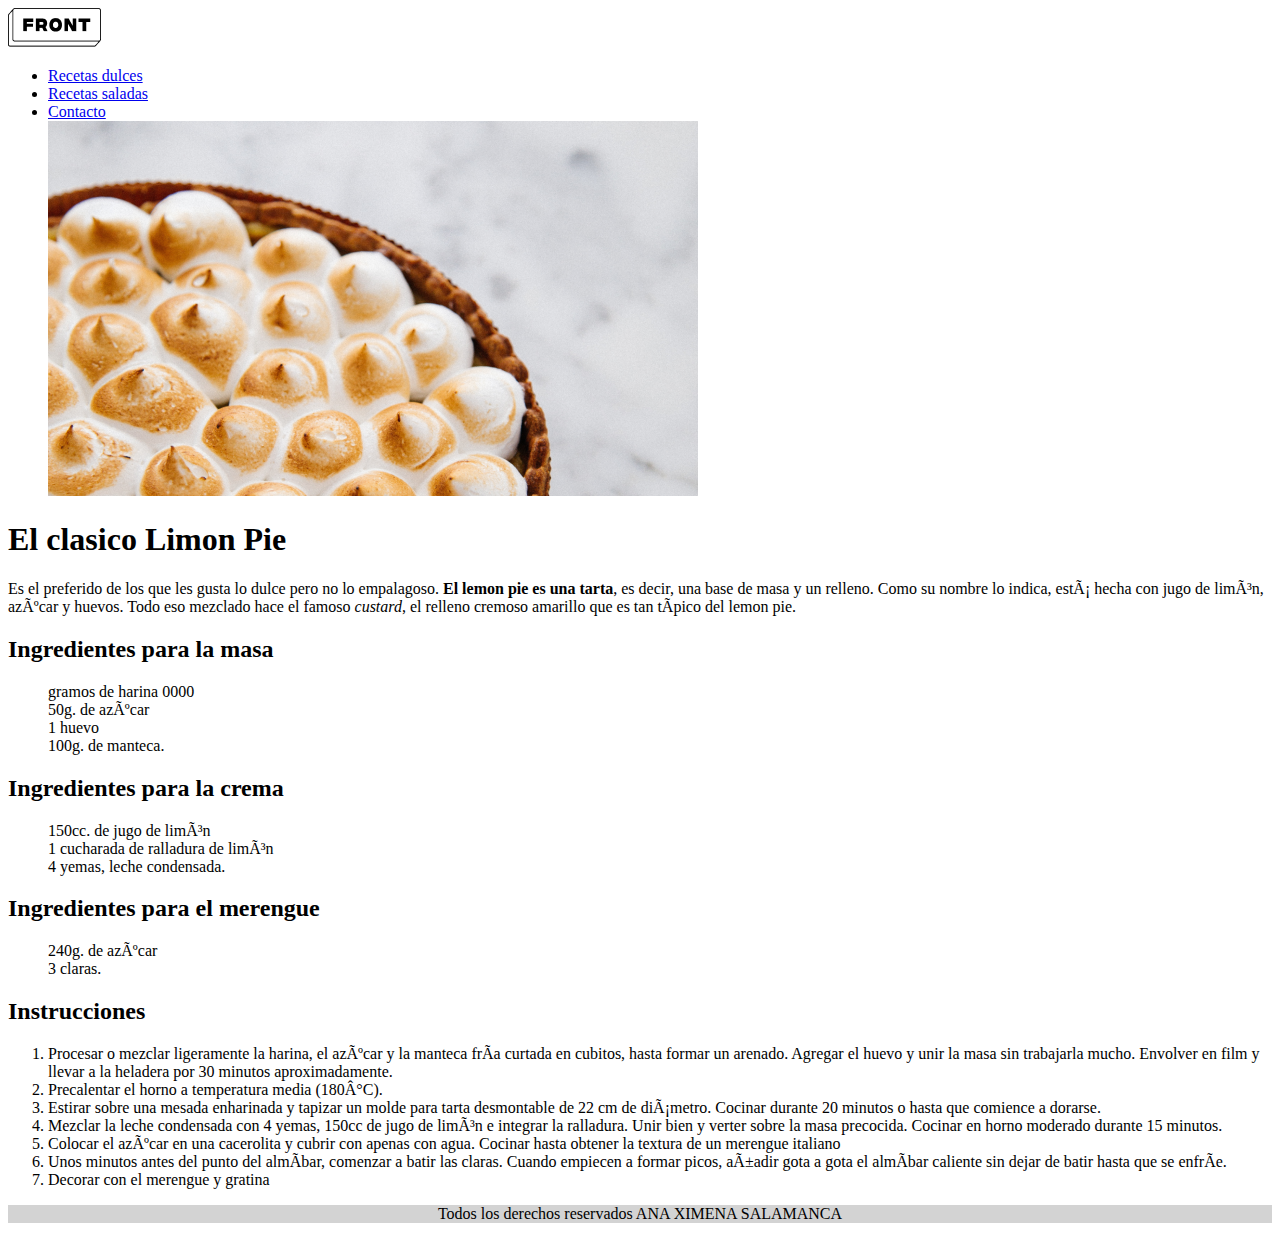
<file: index.html>
<!DOCTYPE html>
<html>

<head lang="es">
    <meta charset="UFT-8">
    <title>El clasico limon pie</title>

</head>

<body>
    <nav>
        <img src="img\logo-front.png">
        <ul>
            <li> <a href=https://www.recetasdeescandalo.com/postres-reposteria/dulces-tradicionales>Recetas dulces</a>
            </li>
            <li> <a href=https://es.tastemade.com/recetas/Recetas-Saladas>Recetas saladas</a></li>
            <li><a href="contacto.html">Contacto</a></li>
            <img src="img\lemon-pie.png">
        </ul>
    </nav>
    <header>
        <h1>El clasico Limon Pie</h1>
        <p>Es el preferido de los que les gusta lo dulce pero no lo empalagoso. <strong>El lemon pie es una
                tarta</strong>, es decir, una
            base de masa y un relleno. Como su nombre lo
            indica, está hecha con jugo de limón, azúcar y huevos. Todo eso mezclado hace el famoso <em>custard</em>, el
            relleno
            cremoso amarillo que es tan típico del lemon pie.</p>
    </header>
    <section>
        <h2>Ingredientes para la masa</h2>
        <ul type="none">
            <li>gramos de harina 0000</li>
            <li> 50g. de azúcar</li>
            <li> 1 huevo</li>
            <li> 100g. de manteca.</li>
        </ul>

        <h2>Ingredientes para la crema</h2>
        <ul type="none" >
            <li>150cc. de jugo de limón</li>
            <li> 1 cucharada de ralladura de limón</li>
            <li> 4 yemas, leche condensada.</li>
        </ul>

        <h2>Ingredientes para el merengue</h2>
        <ul type="none">
            <li>240g. de azúcar</li>
            <li>3 claras.</li>

        </ul>
    </section>
    <section>
        <h2>Instrucciones</h2>
        <ol>
            <li> Procesar o mezclar ligeramente la harina, el azúcar y la manteca fría curtada en cubitos, hasta formar
                un arenado. Agregar el huevo y unir la masa sin trabajarla mucho. Envolver en film y llevar a la
                heladera
                por 30 minutos aproximadamente.</li>
            <li> Precalentar el horno a temperatura media (180°C).</li>
            <li> Estirar sobre una mesada enharinada y tapizar un molde para tarta desmontable de 22 cm de diámetro.
                Cocinar durante 20 minutos o hasta que comience a dorarse.</li>
            <li> Mezclar la leche condensada con 4 yemas, 150cc de jugo de limón e integrar la ralladura. Unir bien y
                verter sobre la masa precocida. Cocinar en horno moderado durante 15 minutos.</li>
            <li> Colocar el azúcar en una cacerolita y cubrir con apenas con agua. Cocinar hasta obtener la textura de
                un merengue italiano</li>
            <li> Unos minutos antes del punto del almíbar, comenzar a batir las claras. Cuando empiecen a formar picos,
                añadir gota a gota el almíbar caliente sin dejar de batir hasta que se enfríe.</li>
            <li> Decorar con el merengue y gratina</li>
        </ol>
</body>
</section>
<footer alig="center" style="background-color: lightgray;">
    <p><center>Todos los derechos reservados ANA XIMENA SALAMANCA</center> </p>
</footer>
</file>
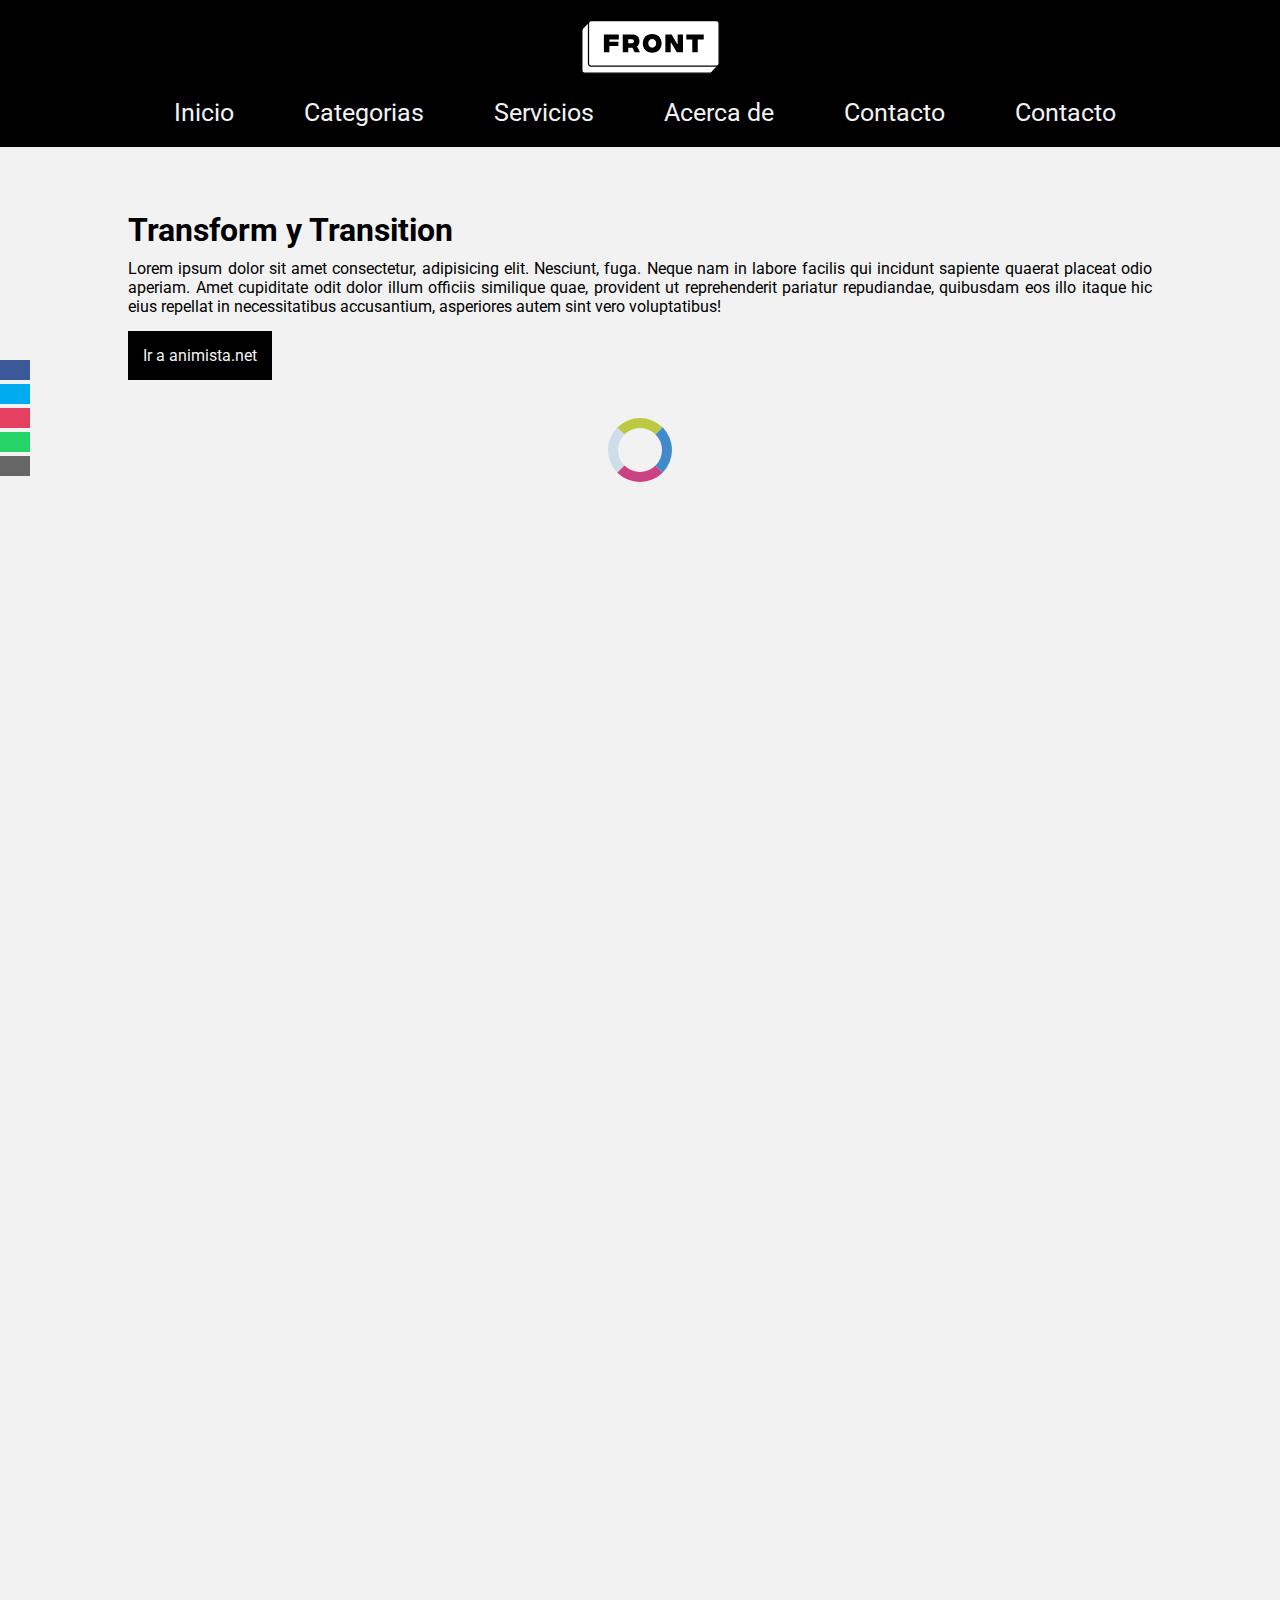
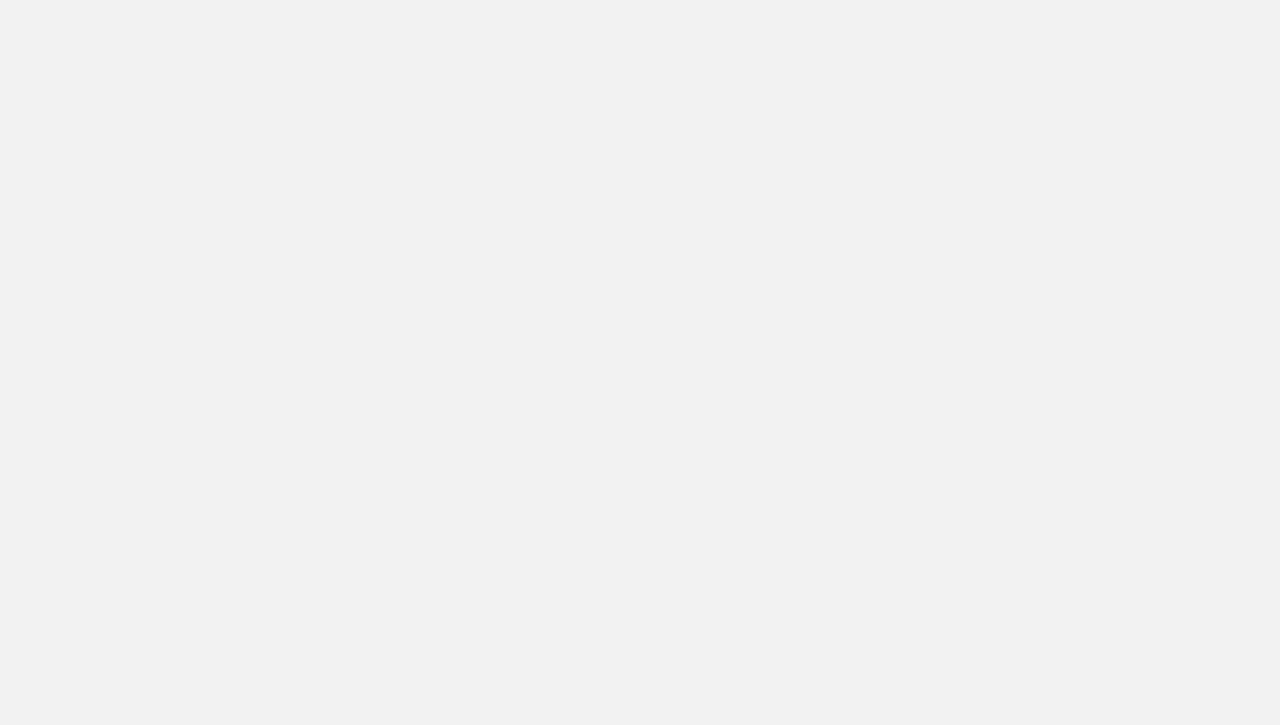
<file: animacion/index.html>
<!DOCTYPE html>
<html lang="es">
<head>
    <meta charset="UTF-8">
    <meta http-equiv="X-UA-Compatible" content="IE=edge">
    <meta name="viewport" content="width=device-width, initial-scale=1.0">
    <title>CSS avanzado</title>
    <link rel="stylesheet" href="https://use.fontawesome.com/releases/v5.15.3/css/all.css" integrity="sha384-SZXxX4whJ79/gErwcOYf+zWLeJdY/qpuqC4cAa9rOGUstPomtqpuNWT9wdPEn2fk" crossorigin="anonymous">
    <!-- <link rel="stylesheet" href="./css/style.css"> -->
    <link rel="stylesheet" href="css/style.css">

</head>
<body >
    <header>
        <img class="logo" src="img/logo.svg" alt="logo">
		<nav>
			<ul>
				<li><a href="#">Inicio</a></li>
				<li><a href="#">Categorias</a></li>
				<li><a href="#">Servicios</a></li>
				<li><a href="#">Acerca de</a></li>
                <li><a href="#">Contacto</a></li>
                <li><a href="#">Contacto</a></li>

			</ul>
		</nav>
	</header>
    <aside class="social">
		<ul>
			<li><a href="#" target="_blank" class="icon-facebook"><i class="fab fa-facebook"></i></a></li>
			<li><a href="#" target="_blank" class="icon-twitter"><i class="fab fa-twitter"></i></a></li>
			<li><a href="#" target="_blank" class="icon-instagram"><i class="fas fa-camera"></i></a></li>
			<li><a href="#" target="_blank" class="icon-whatsapp"><i class="fas fa-comment"></i></a></li>
			<li><a href="mailto:lromiglia@digitalhouse.com" class="icon-mail"><i class="fas fa-envelope"></i></a></li>
		</ul>
    </aside>
    <section class="container ">
        <div class="box"></div>
        <h1>Transform y Transition</h1>
        <p>Lorem ipsum dolor sit amet consectetur, adipisicing elit. Nesciunt, fuga. Neque nam in labore facilis qui incidunt sapiente quaerat placeat odio aperiam. Amet cupiditate odit dolor illum officiis similique quae, provident ut reprehenderit pariatur repudiandae, quibusdam eos illo itaque hic eius repellat in necessitatibus accusantium, asperiores autem sint vero voluptatibus!</p>
        <a href="https://animista.net/" target="_blank">Ir a animista.net</a>
        <br><br><br><br><br><br><br><br><br><br><br><br><br><br><br><br><br><br><br><br><br><br><br><br><br><br><br><br><br><br><br><br><br><br><br><br><br><br><br><br><br><br><br><br><br><br><br><br><br><br><br><br><br><br><br><br><br><br><br><br><br><br><br><br><br><br><br><br><br><br><br><br><br><br><br><br><br><br><br><br><br><br><br><br><br><br><br><br><br><br><br><br><br><br><br><br><br><br><br><br>
    </section>
  <span class="spinner"></span>  

  
</body>
</html>
</file>
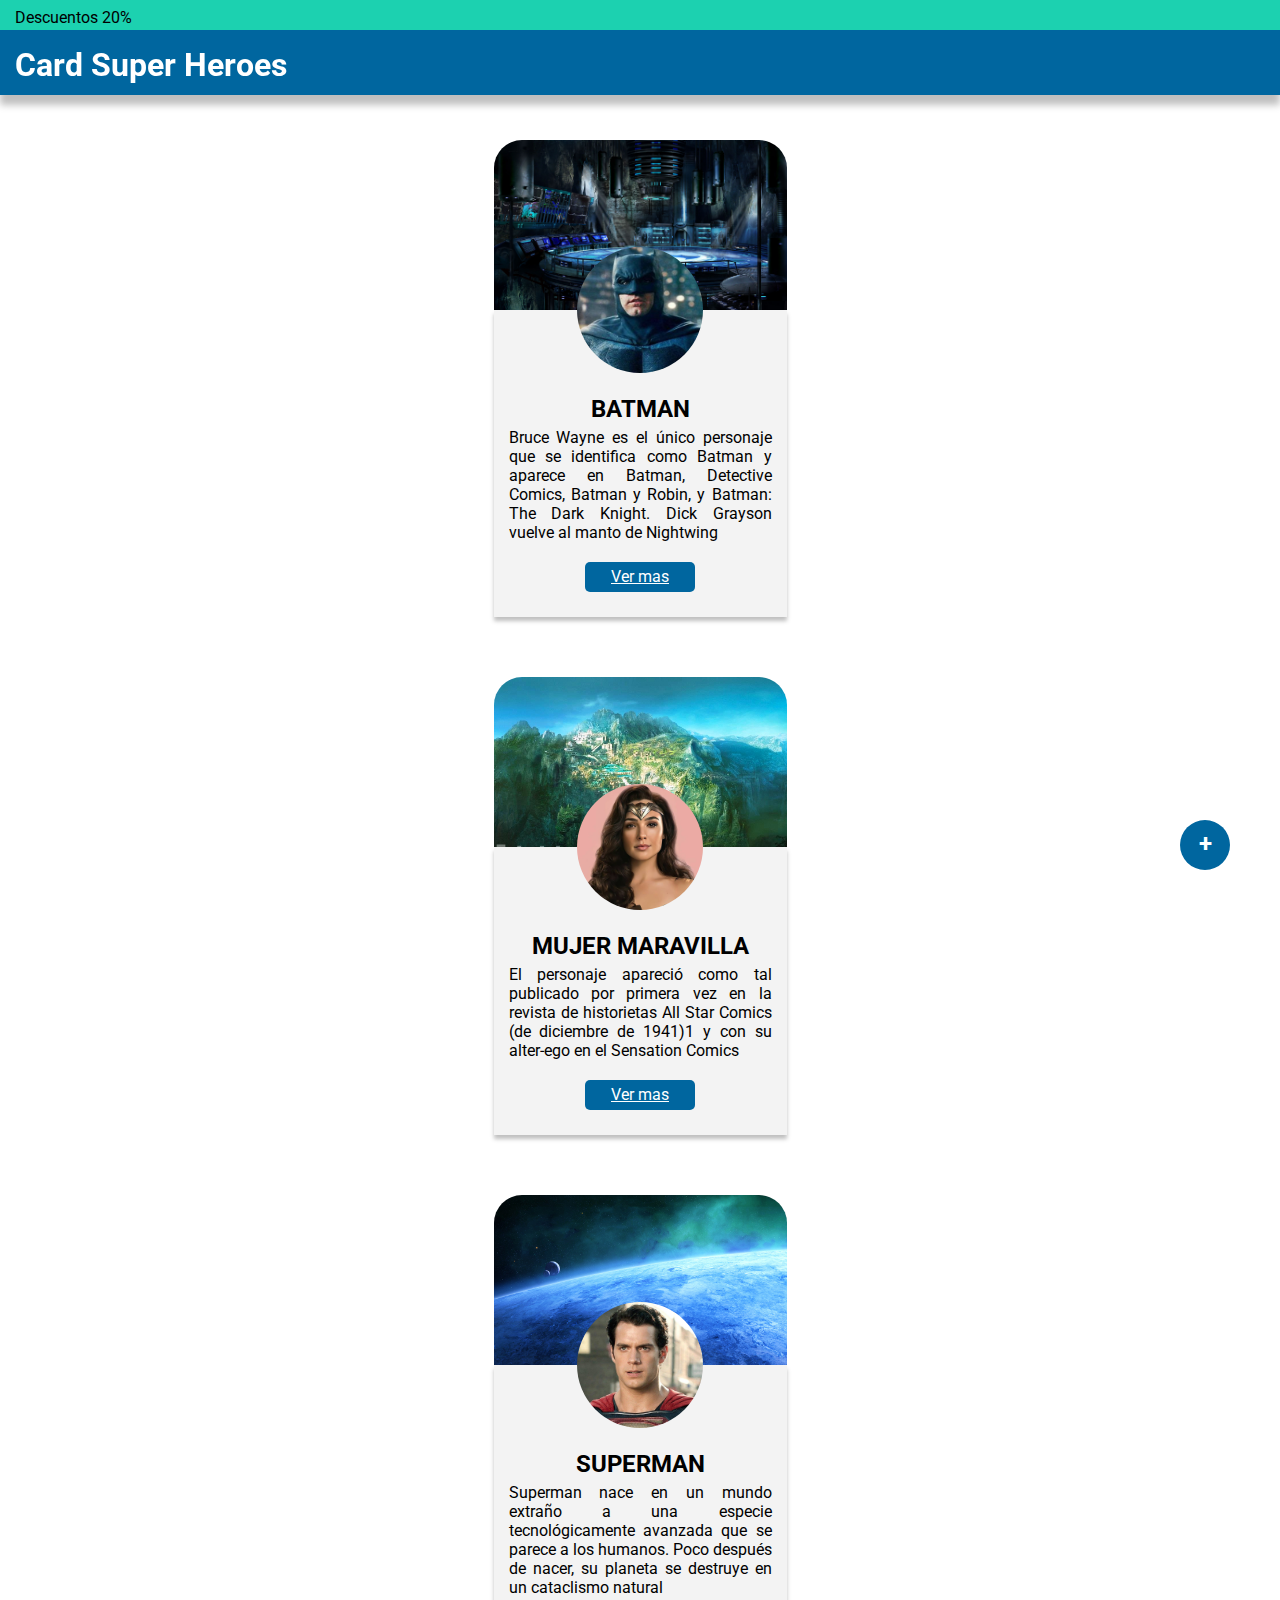
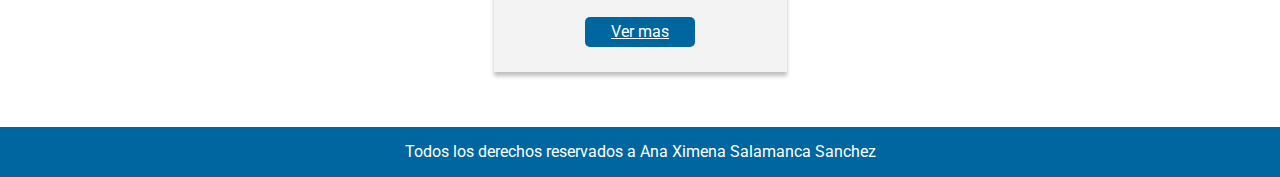
<file: CardSuperHeroes/index.html>
<html lang="es">

<head>
    <meta charset="UTF-8">
    <meta http-equiv="X-UA-Compatible" content="IE=edge">
    <meta name="viewport" content="width=device-width, initial-scale=1.0">
    <title>Card Super Heroes</title>
    <link rel="preconnect" href="https://fonts.gstatic.com">
    <link href="https://fonts.googleapis.com/css2?family=Roboto&display=swap" rel="stylesheet">
    <link rel="stylesheet" href="https://cdnjs.cloudflare.com/ajax/libs/font-awesome/5.15.3/css/all.min.css" 
    integrity="sha512-iBBXm8fW90+nuLcSKlbmrPcLa0OT92xO1BIsZ+ywDWZCvqsWgccV3gFoRBv0z+8dLJgyAHIhR35VZc2oM/gI1w==" 
    crossorigin="anonymous" />
    <link rel="stylesheet" href="estilo.css">
</head>

<body>
    <p>
    <h2 id="plus_boton">+</h2>
    </p>
    <header>
        <div id="descuento">
            <p id="descuento_text">Descuentos 20% </p>
        </div>
    </header>
    <nav>
        <div id="super_heroes">
            <h1>Card Super Heroes</h1>
        </div>
    </nav>
    <main>

        <article class="heroes">
            <div class="background_hero" style="background-image: url('./img/bg-batman.jpg');"><img
                    src="./img/batman.jpg" class="picture_heroe">
                <i class="fas fa-heart"></i>
            </div>

            <div class="text_heroe">
                <h2 class="name_heroe">BATMAN</h2>
                <p class="descrip_heroe">Bruce Wayne es el único personaje que se identifica como Batman y aparece en
                    Batman, Detective Comics, Batman y Robin, y Batman: The Dark Knight. Dick Grayson vuelve al manto de
                    Nightwing</p>
                <a href="https://es.wikipedia.org/wiki/Batman" class="boton">Ver mas</a>

            </div>
        </article>
        <article class="heroes">
            <div class="background_hero" style="background-image: url('./img/bg-wonderw.jpg');">
                <img src="./img/ww.jpg" class="picture_heroe">
                    <i class="fas fa-heart"></i></div>

            <div class="text_heroe">
                <h2 class="name_heroe">MUJER MARAVILLA</h2>
                <p class="descrip_heroe">El personaje apareció como tal publicado por primera vez en la revista de
                    historietas All Star Comics (de diciembre de 1941)1​ y con su alter-ego en el Sensation Comics</p>
                <a href="https://es.wikipedia.org/wiki/Mujer_Maravilla" class="boton">Ver mas</a>

            </div>
        </article>
        <article class="heroes">
            <div class="background_hero" style="background-image: url('./img/bg-superman.jpg');">
                <img src="./img/sman.jpg" class="picture_heroe">
                <i class="fas fa-heart"></i></div>

            <div class="text_heroe">
                <h2 class="name_heroe">SUPERMAN</h2>
                <p class="descrip_heroe">Superman nace en un mundo extraño a una especie tecnológicamente avanzada que
                    se parece a los humanos. Poco después de nacer, su planeta se destruye en un cataclismo natural</p>
                <a href="https://es.wikipedia.org/wiki/Superman" class="boton">Ver mas</a>

            </div>
        </article>
        <footer>
            <p>Todos los derechos reservados a Ana Ximena Salamanca Sanchez</p>
        </footer>

</body>

</html>
</file>
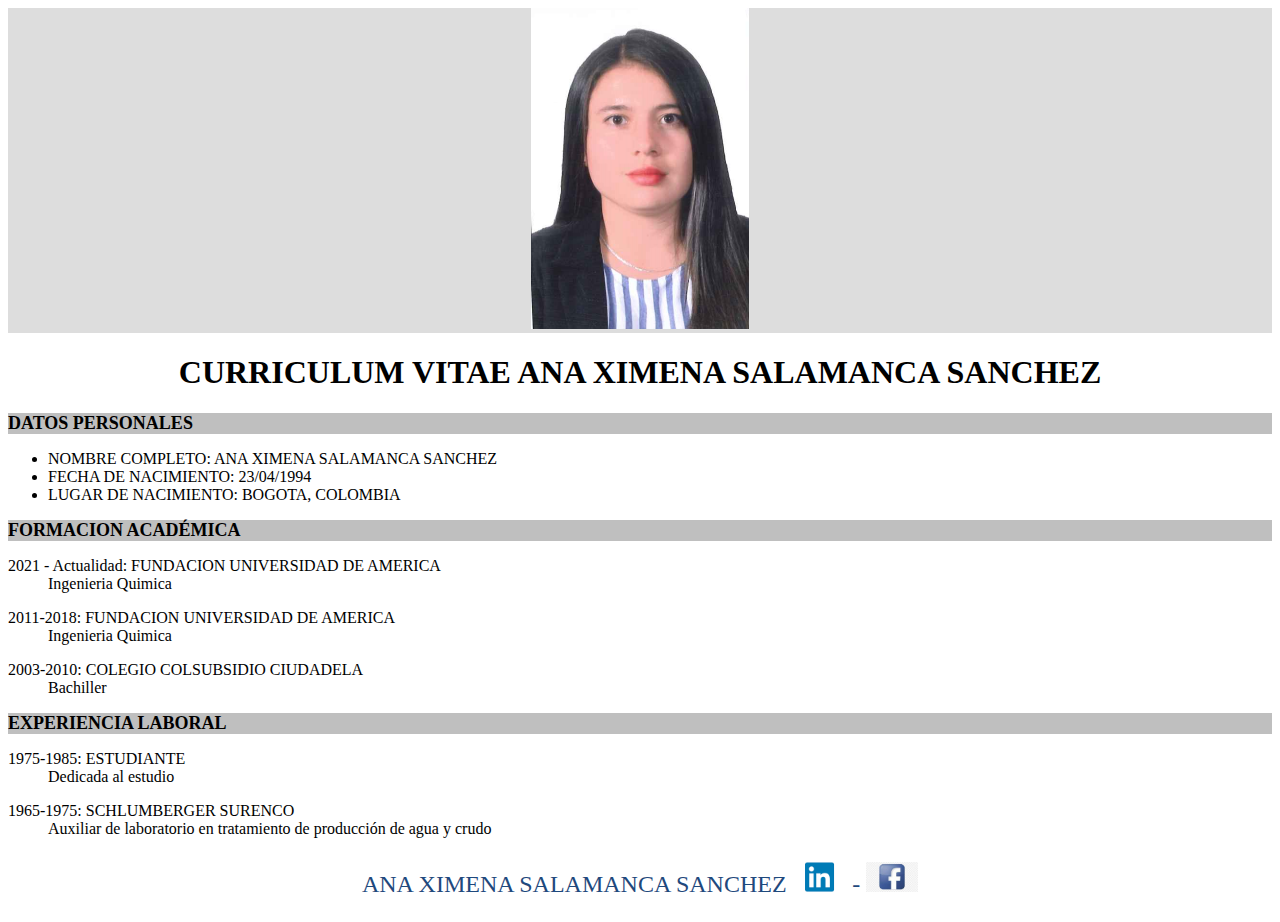
<file: cvXimenaSalamanca/index.html>
<!DOCTYPE html>
<html lang="es">

<head>
<meta charset="UTF-8">
<meta http-equiv="X-UA-Compatible" content="IE=edge">
<meta name="viewport" content="width=device-width, initial-scale=1.0">
<title>CV ANA XIMENA SALAMANCA SANCHEZ</title>
<link rel="stylesheet" href="css/style.css">

</head>

<header>
   <center> <img src="img\foto ximena.png" alt="imagen Ximena"></center>
</header>

<body>
    
    <h1>CURRICULUM VITAE ANA XIMENA SALAMANCA SANCHEZ</h1>
    <main>
        <section>
        
            <h2>DATOS PERSONALES</h2>
            <ul>
                <li><span font-size=23px class="Lucida Console">NOMBRE COMPLETO:</span> ANA XIMENA SALAMANCA SANCHEZ
                </li>
                <li><span font-size=23px class="Lucida Console">FECHA DE NACIMIENTO:</span> 23/04/1994</li>
                <li><span font-size=23px class="Lucida Console">LUGAR DE NACIMIENTO:</span> BOGOTA, COLOMBIA</li>
            </ul>
        </section>

        <section>
            <h2>FORMACION ACADÉMICA</h2>
            <dl>
                <dt><span font-size=35px; class="Lucida Console">2021 - Actualidad:</span> FUNDACION UNIVERSIDAD DE
                    AMERICA</dt>
                <dd>Ingenieria Quimica</dd>
            </dl>
            <dl>
                <dt><span class="Lucida Console">2011-2018:</span> FUNDACION UNIVERSIDAD DE AMERICA</dt>
                <dd>Ingenieria Quimica</dd>
            </dl>
            <dl>
                <dt><span class="Lucida Console">2003-2010:</span> COLEGIO COLSUBSIDIO CIUDADELA</dt>
                <dd>Bachiller</dd>
            </dl>
        </section>

        <section>
            <h2>EXPERIENCIA LABORAL</h2>
            <dl>
                <dt><span class="Lucida Console">1975-1985:</span> ESTUDIANTE</dt>
                <dd>Dedicada al estudio</dd>
            </dl>
            <dl>
                <dt><span class="Lucida Console">1965-1975:</span> SCHLUMBERGER SURENCO</dt>
                <dd>Auxiliar de laboratorio en tratamiento de producción de agua y crudo</dd>
            </dl>

        </section>
    </main>

    <footer>
        <p>ANA XIMENA SALAMANCA SANCHEZ
            <a href="www.linkedin.com/in/ingeniera-quimica-ana-ximena-salamana-sánchez" target="_blank">
                <img widht=30 height=30 class="img" src="img\logo-linkedin.png" alt="logo linkedin"></a> -
            <a href="https://www.facebook.com/ana.x.sanchez.3/" target="_blank">
                <img widht=30 height=30 class="img" src="img\logo-facebook.png" alt="logo facebook"></a>
        </p>
    </footer>
</body>

</html>
</file>
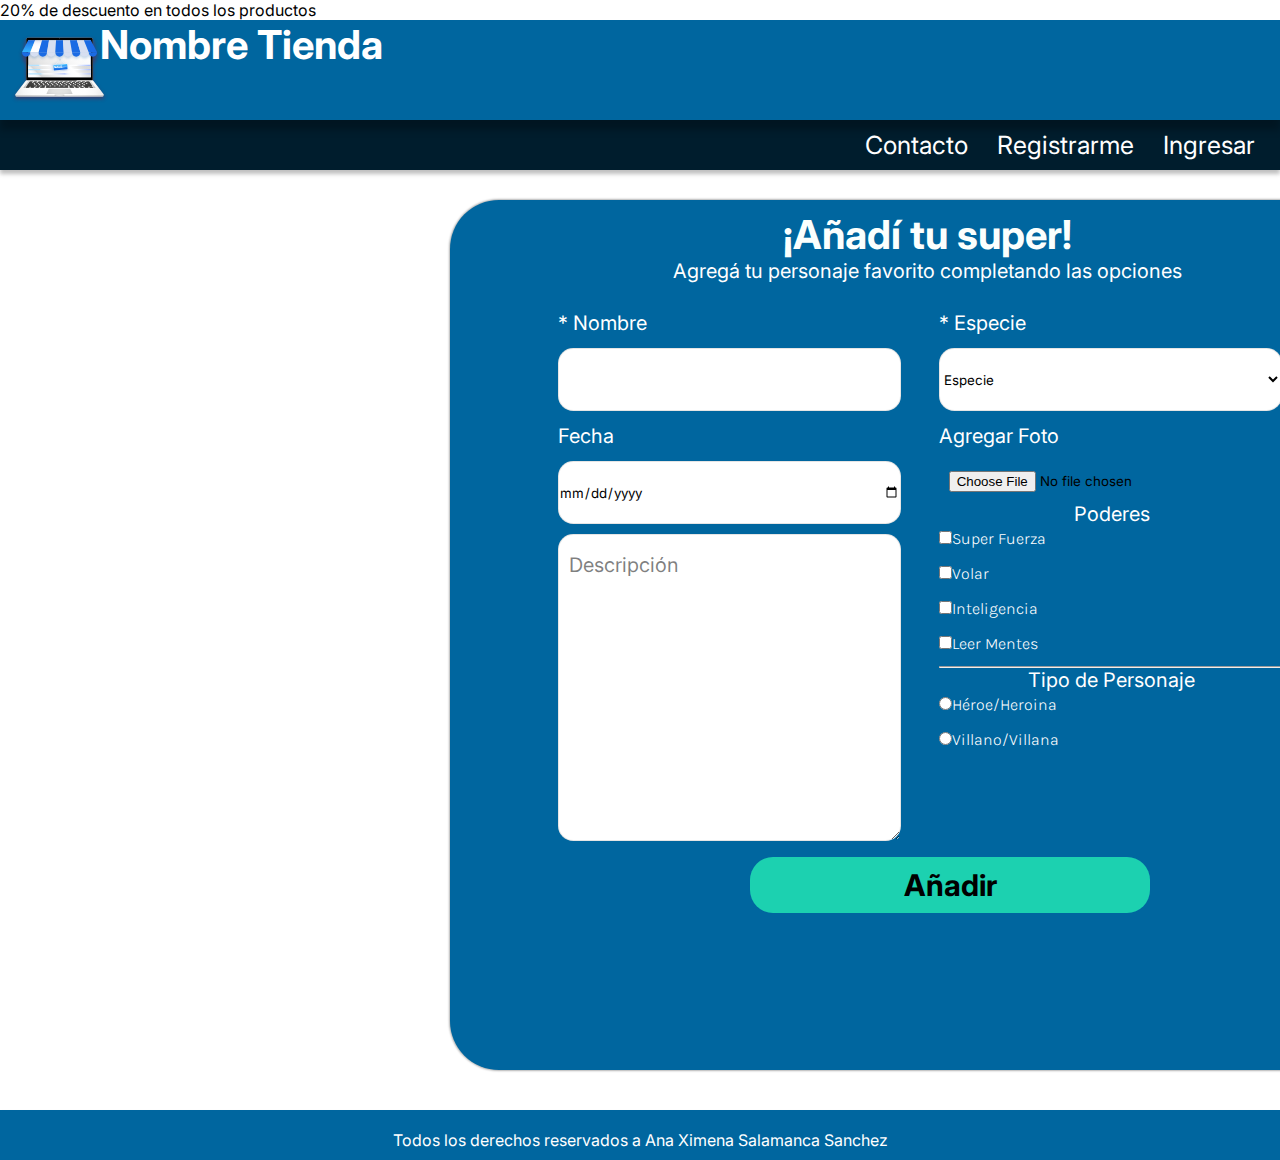
<file: FormularioAnadirTuSuper/index.html>
<!DOCTYPE html>
<html lang="es">
<head>
    <meta charset="UTF-8">
    <meta http-equiv="X-UA-Compatible" content="IE=edge">
    <meta name="viewport" content="width=device-width, initial-scale=1.0">
    <title>Agrega tu Superheroe</title>
    <link rel="preconnect" href="https://fonts.gstatic.com">
    <link rel='stylesheet' href="../FormularioAnadirTuSuper/css/style.css">

</head>
<body>
    <div class="descuentos">20% de descuento en todos los productos</div>
        <header>
            <img src="../FormularioAnadirTuSuper/img/Logo.svg" ><h1>Nombre Tienda</h1>
        </header>

    <div class=menu>
        <nav>
          <a class=item href="./contacto.html">Contacto</a>
          <a class=item href="./registro.html">Registrarme</a>
          <a class=item href="./login.html">Ingresar</a>
        </nav>
      </div>

    <main>
        <div class="formulario">
            <h3>¡Añadí tu super!</h3>
            <p>Agregá tu personaje favorito completando las opciones</p>
            <form action="./agregarsuper.html" method="POST">
                <div class=columna>
                    <label>* Nombre</label>
                    <input class=campo type="text" name="Nombre" id="Nombre" required tabindex="1">
                    <label>Fecha</label>
                    <input class=campo type="date" name="Fecha" id="Fecha" required tabindex="3">
                    <textarea name="descripcion" id="descripcion" placeholder="Descripción" required tabindex="5"></textarea>
                </div>
                <div class=columna>
                    <label>* Especie</label>
                    <select class="campo especie" name="Especie" value="Especie" placeholder="Especie" required tabindex="2">
                        <option value="Especie">Especie</option>
                        <option value="Dios">Dios</option>
                        <option value="SemiDios">Semi Dios</option>
                        <option value="Humano">Humano</option>
                        <option value="Mutante">Mutante</option>
                    </select>
                    <label>Agregar Foto</label>
                    <input class=foto type="file" name="Foto" id="Foto" accept=".jpg, .png, .gif" required tabindex="4">
                    <div>
                        <p class=poderes>Poderes</p>
                            <label for="poderes1" class=alternativas><input type="checkbox" name="Poderes" Value="SuperFuerza" tabindex="6">Super Fuerza</label>
                            <label for="poderes2" class=alternativas><input type="checkbox" name="Poderes" Value="Volar" tabindex="7">Volar</label>
                            <label for="poderes3" class=alternativas><input type="checkbox" name="Poderes" Value="Inteligencia" tabindex="8">Inteligencia</label>
                            <label for="poderes4"class=alternativas><input type="checkbox" name="Poderes" Value="LeerMentes" tabindex="9">Leer Mentes</label>
                        <hr>
                        <p class=TipoPersonaje>Tipo de Personaje</p>                        
                            <label class=alternativas><input type="radio" name="TipoPersonaje" Value="Heroe" tabindex="10">Héroe/Heroina</label>
                            <label class=alternativas><input type="radio" name="TipoPersonaje" Value="Villano" tabindex="11">Villano/Villana</label>
                    </div>            
                </div>
            </form>
                <a class=añadir href="./index.html">Añadir</a>
        </div>
    </main>
    <footer>
        Todos los derechos reservados a Ana Ximena Salamanca Sanchez
    </footer>

</body>
</html>
</file>
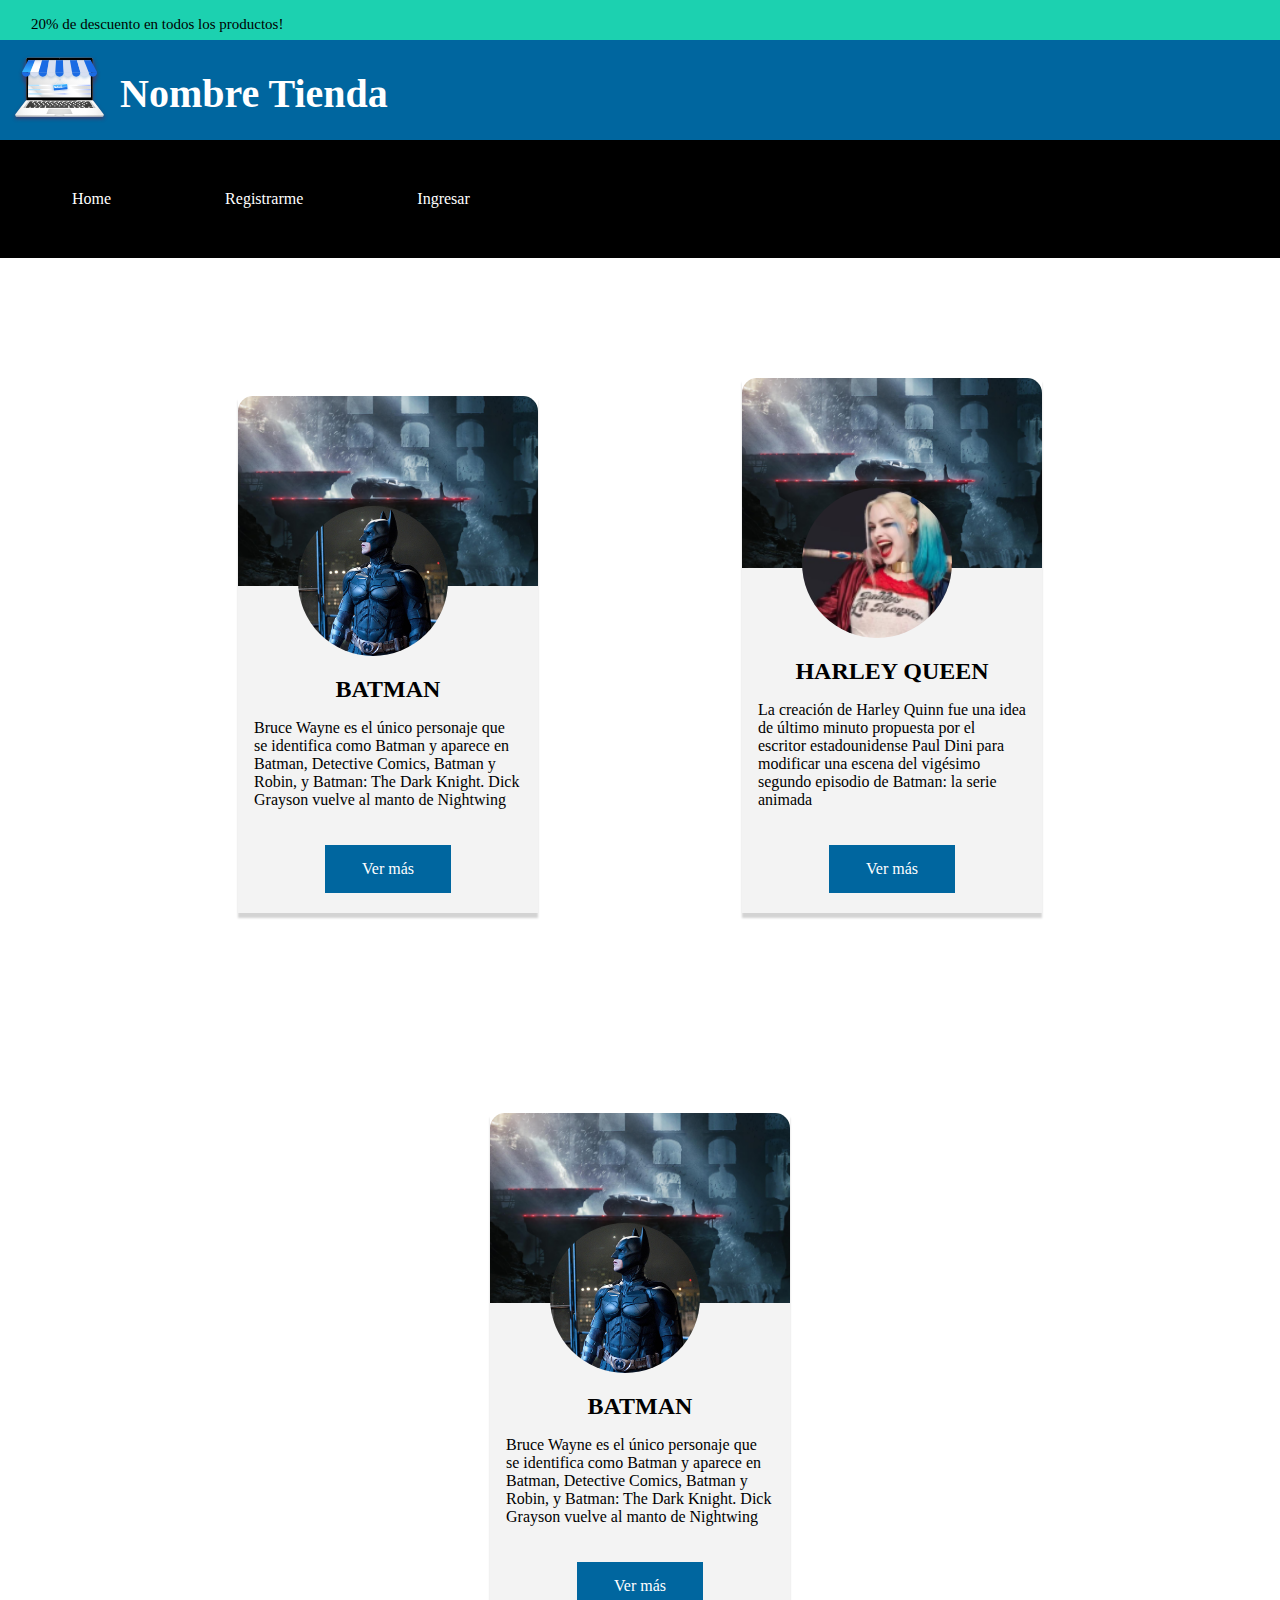
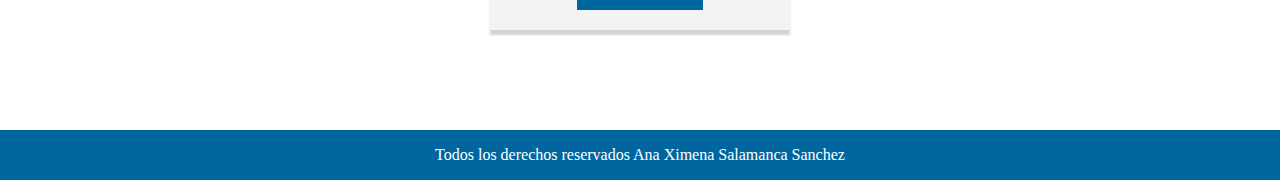
<file: FormularioCardsHeroes/index.html>
<!DOCTYPE html>
<html lang="es">
  <head>
    <meta charset="UTF-8" />
    <meta http-equiv="X-UA-Compatible" content="IE=edge" />
    <meta name="viewport" content="width=device-width, initial-scale=1.0" />
    <title>SuperHeroes</title>
    <link
      rel="stylesheet"
      href="https://cdnjs.cloudflare.com/ajax/libs/font-awesome/5.15.3/css/all.min.css"
      integrity="sha512-iBBXm8fW90+nuLcSKlbmrPcLa0OT92xO1BIsZ+ywDWZCvqsWgccV3gFoRBv0z+8dLJgyAHIhR35VZc2oM/gI1w=="
      crossorigin="anonymous"
    />
    <link rel="stylesheet" href="css/styles.css" />
  </head>
  <body>
    <div class="descuentos">
      <p>20% de descuento en todos los productos!</p>
    </div>

    <header>
      <img src="../FormularioCardsHeroes/img/Logo.svg " alt="tienda">
      <h1>Nombre Tienda</h1>
    </header>
    <div class=menu>
      <nav>
        <ul> 
            <li><a href="index.html">Home</a></li>
            <li><a href="registro.html">Registrarme</a></li>
            <li><a href="login.html">Ingresar</a></li>
            
        </ul>
     </nav>

    <main>
      <section>
        <div class="card">
          <div class="card-fondo" >
            <i class="fas fa-heart card-cora"></i>
          </div>

          <div class="card-info">
            <img src="img/batman.jpg" alt="Foto Batman" />
            <h2>BATMAN</h2>
            <p>
              Bruce Wayne es el único personaje que se identifica como Batman y
              aparece en Batman, Detective Comics, Batman y Robin, y Batman: The
              Dark Knight. Dick Grayson vuelve al manto de Nightwing
            </p>
            <a href="#">Ver más</a>
          </div>
        </div>
        <div class="card">
          <div class="card-fondoharley">
            <i class="fas fa-heart card-cora"></i>
          </div>

          <div class="card-info">
            <img src="img/harley.png" alt="harley" />
            <h2>HARLEY QUEEN</h2>
            <p>
              La creación de Harley Quinn fue una idea de último minuto propuesta por el 
              escritor estadounidense Paul Dini para modificar una escena del vigésimo
              segundo episodio de Batman: la serie animada


            </p>
            <a href="#">Ver más</a>
          </div>
        </div>
        <div class="card">
          <div class="card-fondo">
            <i class="fas fa-heart card-cora"></i>
          </div>

          <div class="card-info">
            <img src="img/batman.jpg" alt="Foto Batman" />
            <h2>BATMAN</h2>
            <p>
              Bruce Wayne es el único personaje que se identifica como Batman y
              aparece en Batman, Detective Comics, Batman y Robin, y Batman: The
              Dark Knight. Dick Grayson vuelve al manto de Nightwing
            </p>
            <a href="#">Ver más</a>
          </div>
        </div>
      

        
      
      </section>
    </main>

    <footer>
      <p>Todos los derechos reservados Ana Ximena Salamanca Sanchez</p>
    </footer>
  </body>
</html>
</file>
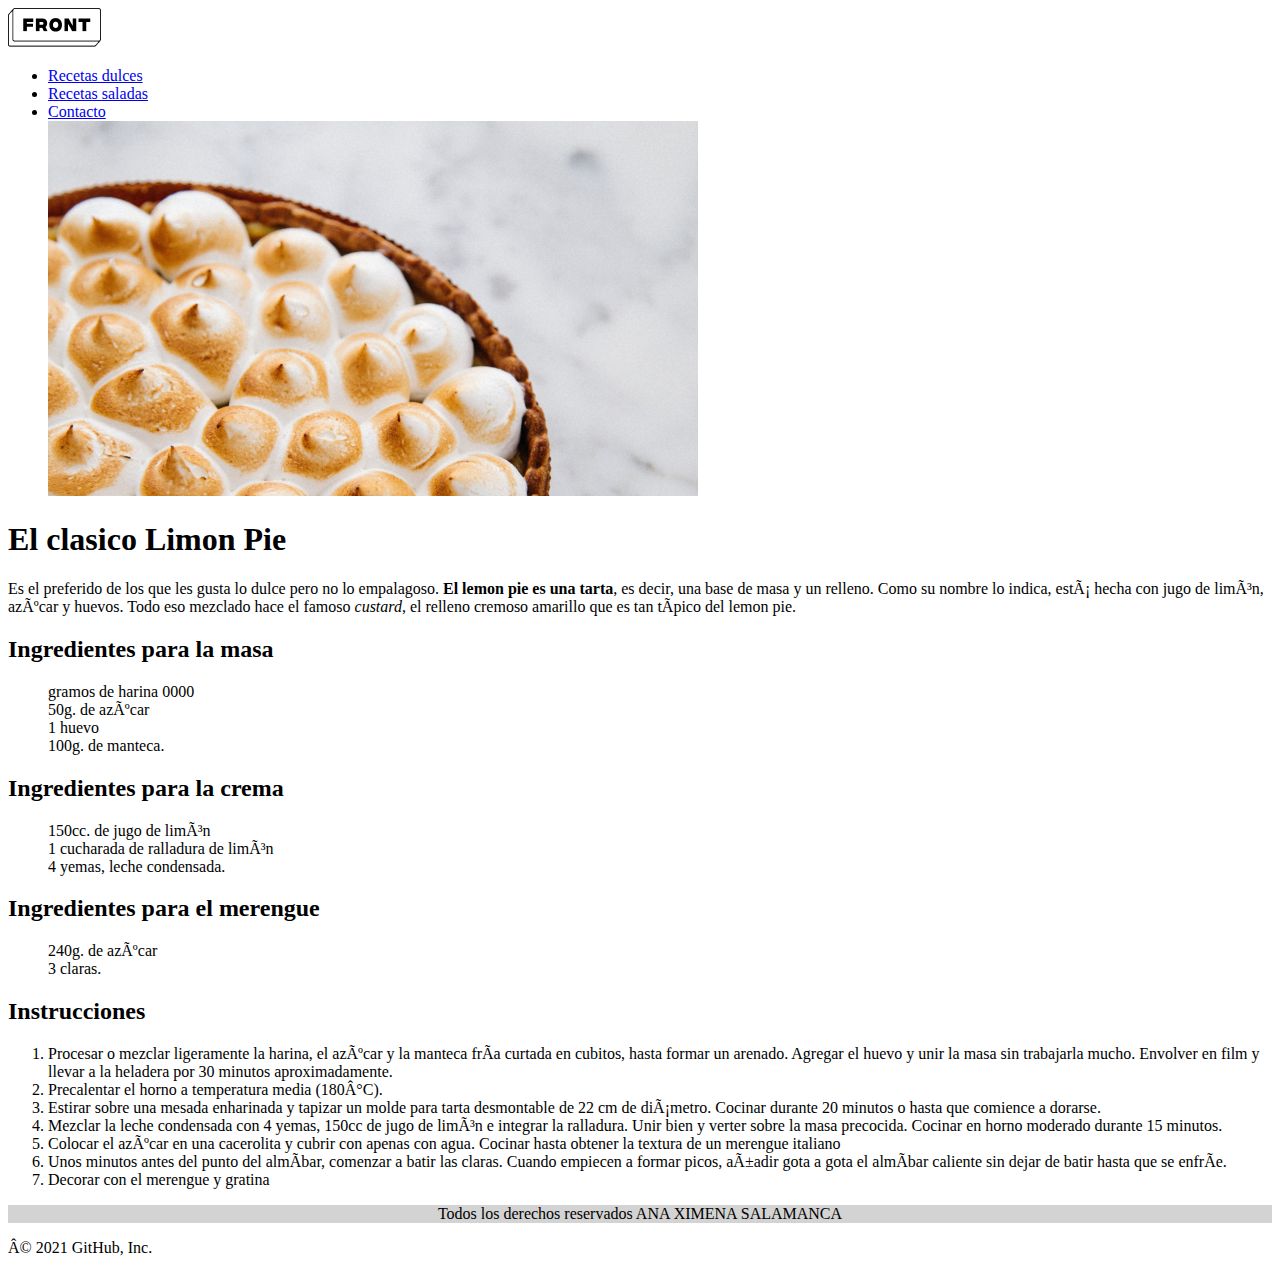
<file: Receta/index.html>
<!DOCTYPE html>
<html>

<head lang="es">
    <meta charset="UFT-8">
    <title>El clasico limon pie</title>

</head>

<body>
    <nav>
        <img src="img\logo-front.png">
        <ul>
            <li> <a href=https://www.recetasdeescandalo.com/postres-reposteria/dulces-tradicionales>Recetas dulces</a>
            </li>
            <li> <a href=https://es.tastemade.com/recetas/Recetas-Saladas>Recetas saladas</a></li>
            <li><a href="contacto.html">Contacto</a></li>
            <img src="img\lemon-pie.png">
        </ul>
    </nav>
    <header>
        <h1>El clasico Limon Pie</h1>
        <p>Es el preferido de los que les gusta lo dulce pero no lo empalagoso. <strong>El lemon pie es una
                tarta</strong>, es decir, una
            base de masa y un relleno. Como su nombre lo
            indica, está hecha con jugo de limón, azúcar y huevos. Todo eso mezclado hace el famoso <em>custard</em>, el
            relleno
            cremoso amarillo que es tan típico del lemon pie.</p>
    </header>
    <section>
        <h2>Ingredientes para la masa</h2>
        <ul type="none">
            <li>gramos de harina 0000</li>
            <li> 50g. de azúcar</li>
            <li> 1 huevo</li>
            <li> 100g. de manteca.</li>
        </ul>

        <h2>Ingredientes para la crema</h2>
        <ul type="none" >
            <li>150cc. de jugo de limón</li>
            <li> 1 cucharada de ralladura de limón</li>
            <li> 4 yemas, leche condensada.</li>
        </ul>

        <h2>Ingredientes para el merengue</h2>
        <ul type="none">
            <li>240g. de azúcar</li>
            <li>3 claras.</li>

        </ul>
    </section>
    <section>
        <h2>Instrucciones</h2>
        <ol>
            <li> Procesar o mezclar ligeramente la harina, el azúcar y la manteca fría curtada en cubitos, hasta formar
                un arenado. Agregar el huevo y unir la masa sin trabajarla mucho. Envolver en film y llevar a la
                heladera
                por 30 minutos aproximadamente.</li>
            <li> Precalentar el horno a temperatura media (180°C).</li>
            <li> Estirar sobre una mesada enharinada y tapizar un molde para tarta desmontable de 22 cm de diámetro.
                Cocinar durante 20 minutos o hasta que comience a dorarse.</li>
            <li> Mezclar la leche condensada con 4 yemas, 150cc de jugo de limón e integrar la ralladura. Unir bien y
                verter sobre la masa precocida. Cocinar en horno moderado durante 15 minutos.</li>
            <li> Colocar el azúcar en una cacerolita y cubrir con apenas con agua. Cocinar hasta obtener la textura de
                un merengue italiano</li>
            <li> Unos minutos antes del punto del almíbar, comenzar a batir las claras. Cuando empiecen a formar picos,
                añadir gota a gota el almíbar caliente sin dejar de batir hasta que se enfríe.</li>
            <li> Decorar con el merengue y gratina</li>
        </ol>
</body>
</section>
<footer alig="center" style="background-color: lightgray;">
    <p><center>Todos los derechos reservados ANA XIMENA SALAMANCA</center> </p>
</footer>
© 2021 GitHub, Inc.
</file>
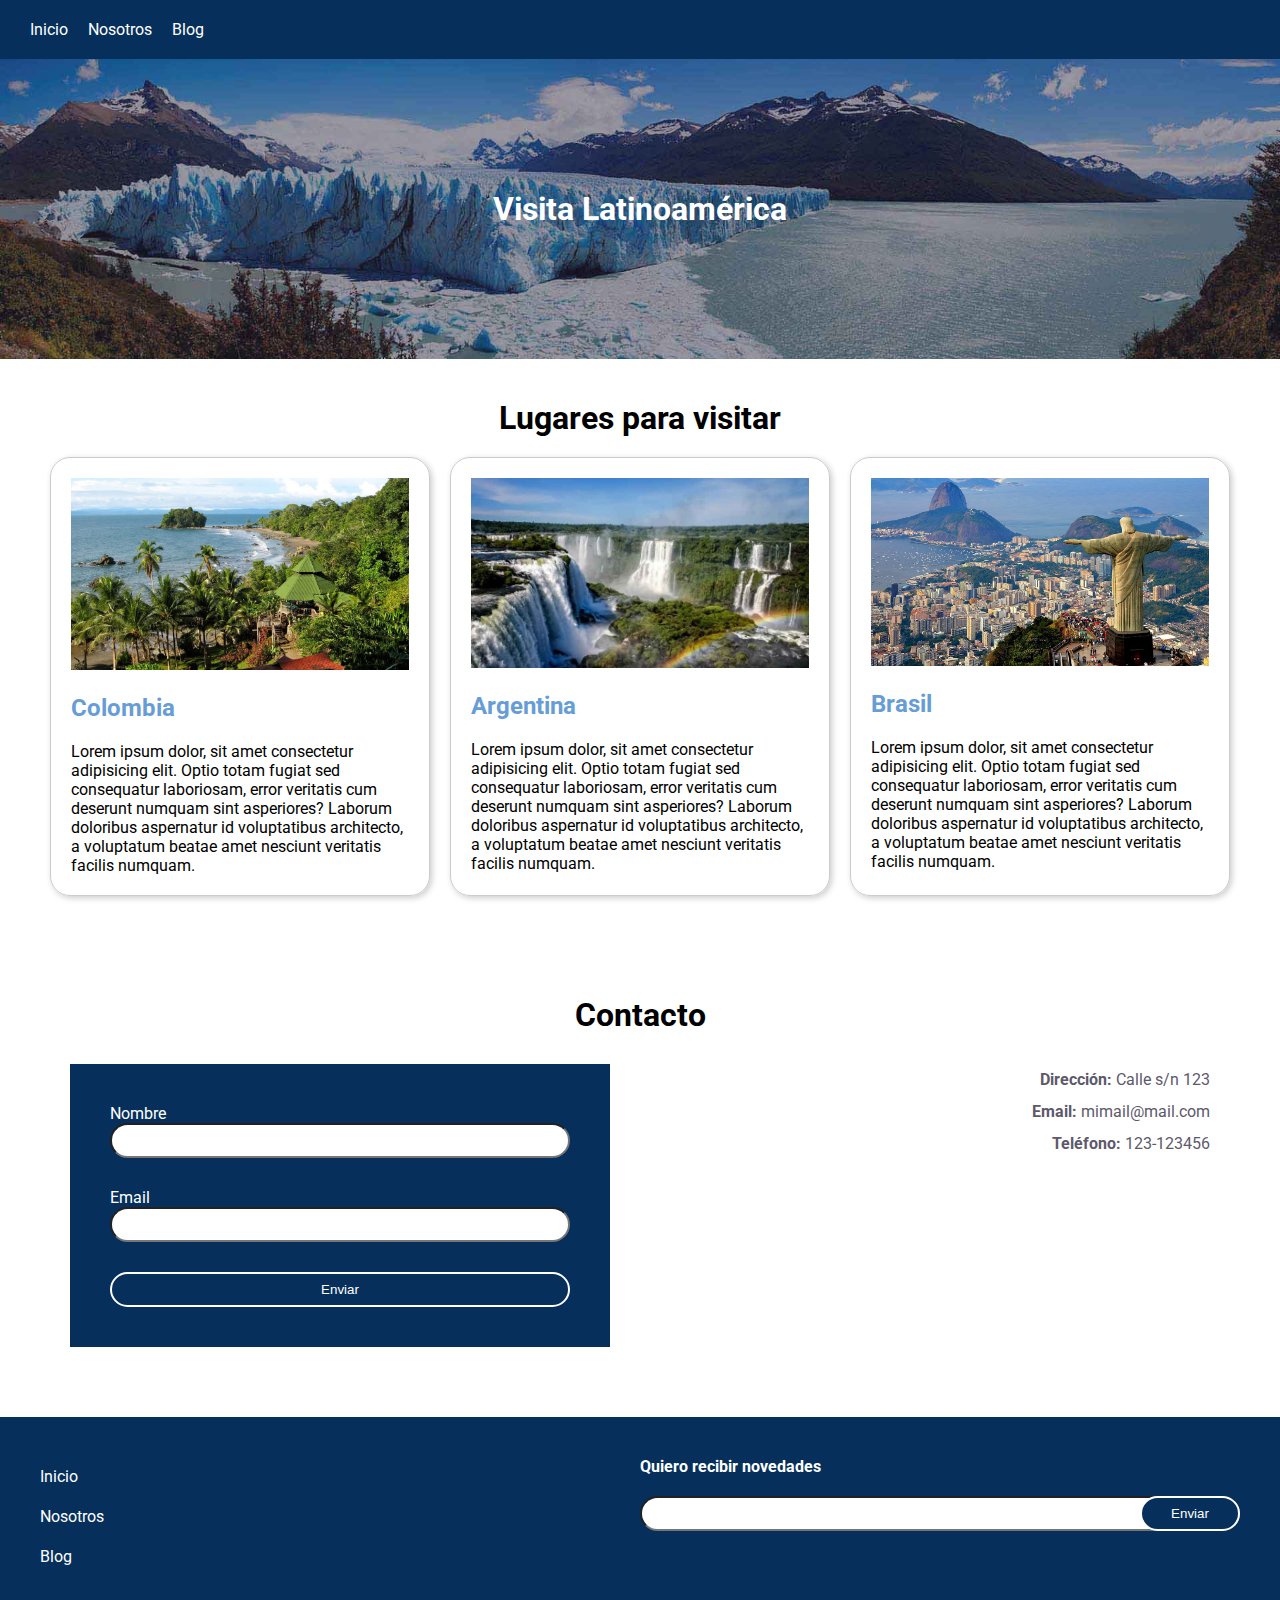
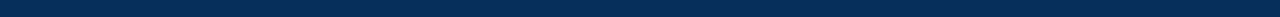
<file: responsive/index.html>
<!DOCTYPE html>
<html lang="es">

<head>
    <meta charset="UTF-8">
    <meta name="viewport" content="width=device-width, initial-scale=1.0">
    <title>Responsive</title>
    <link rel="stylesheet" href="css/estilos.css">
</head>

<body>
    <header>
        <nav>
            <ul>
                <li><a href="">Inicio</a></li>
                <li><a href="">Nosotros</a></li>
                <li><a href="">Blog</a></li>
            </ul>
        </nav>
        <div class="bg-header">
            <h1>Visita Latinoamérica</h1>
        </div>
    </header>
    <main>
        <section id="card-section">
            <h2>Lugares para visitar</h2>
            <div>
                <div class="card">
                    <img src="img/colombia.jpeg" alt="">
                    <h3>Colombia</h3>
                    <p>Lorem ipsum dolor, sit amet consectetur adipisicing elit. Optio totam fugiat sed consequatur
                        laboriosam, error veritatis cum deserunt numquam sint asperiores? Laborum doloribus aspernatur
                        id
                        voluptatibus architecto, a voluptatum beatae amet nesciunt veritatis facilis numquam.</p>
                </div>
                <div class="card">
                    <img src="img/argentina.jpeg" alt="">
                    <h3>Argentina</h3>
                    <p>Lorem ipsum dolor, sit amet consectetur adipisicing elit. Optio totam fugiat sed consequatur
                        laboriosam, error veritatis cum deserunt numquam sint asperiores? Laborum doloribus aspernatur
                        id
                        voluptatibus architecto, a voluptatum beatae amet nesciunt veritatis facilis numquam.</p>
                </div>
                <div class="card">
                    <img src="img/brasil.jpeg" alt="">
                    <h3>Brasil</h3>
                    <p>Lorem ipsum dolor, sit amet consectetur adipisicing elit. Optio totam fugiat sed consequatur
                        laboriosam, error veritatis cum deserunt numquam sint asperiores? Laborum doloribus aspernatur
                        id
                        voluptatibus architecto, a voluptatum beatae amet nesciunt veritatis facilis numquam.</p>
                </div>
            </div>
        </section>
        <section>
            <h2>Contacto</h2>
            <div>
             
                <div class="formulario">

                    <form action="">
                        <label for="nombre">Nombre</label>
                        <input type="text" id="nombre">
                        <label for="email">Email</label>
                        <input type="text" id="email">
                        <input type="submit" value="Enviar">
                    </form>
                </div>
                <div class="contacto">
                    <p><span>Dirección:</span> Calle s/n 123</p>
                    <p><span>Email:</span>  mimail@mail.com</p>
                    <p><span>Teléfono:</span>  123-123456</p>
                </div>
            </div>
        </section>
    </main>
    <footer>
        <div>
            <ul>
                <li><a href="">Inicio</a></li>
                <li><a href="">Nosotros</a></li>
                <li><a href="">Blog</a></li>
            </ul>
        </div>
        <div>
            <h4>Quiero recibir novedades</h4>
            <div class="news-letter">            
                <input type="text"><input type="submit" value="Enviar">
            </div>
        </div>
    </footer>
</body>

</html>
</file>
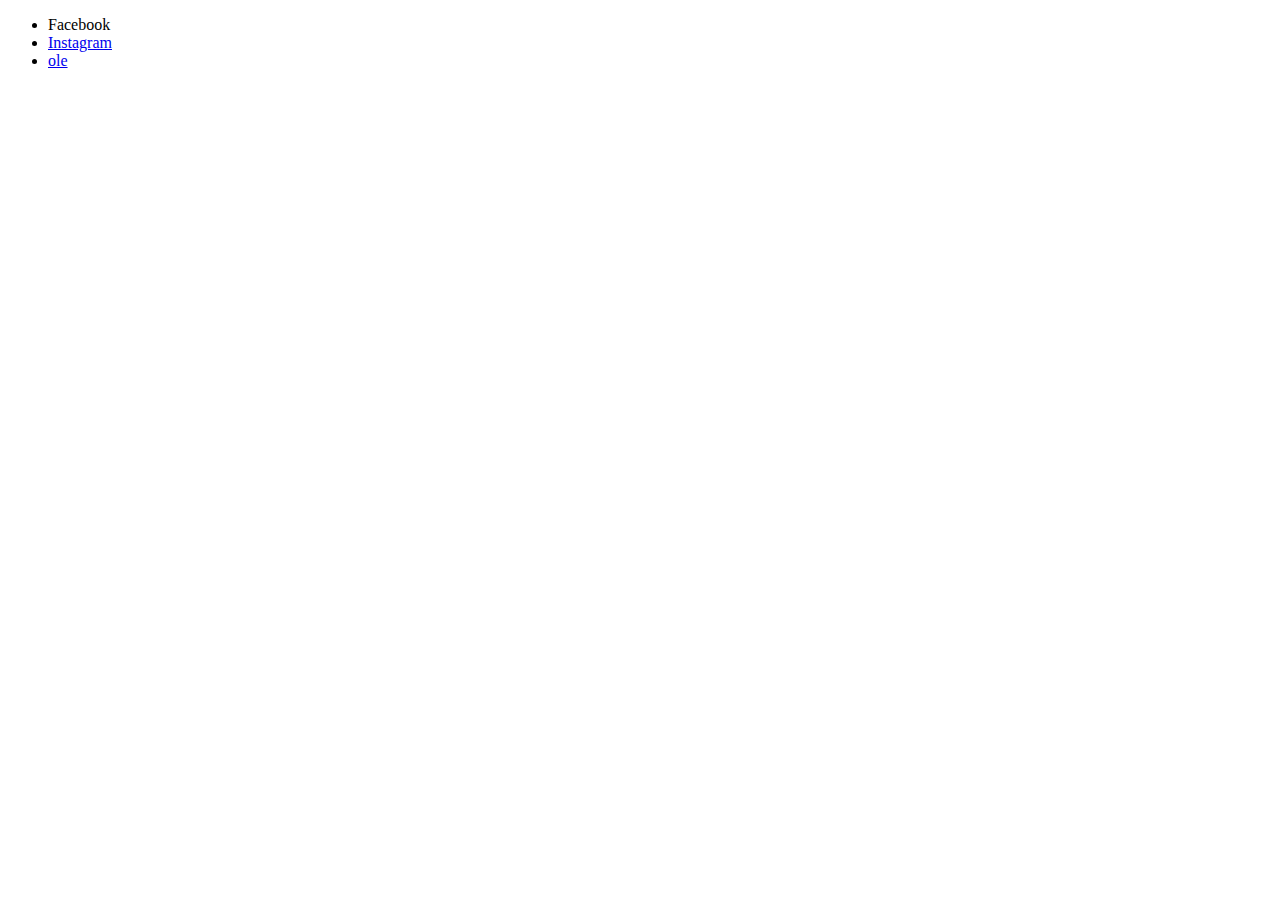
<file: prueba.html>
<!DOCTYPE html>
<html lang="en">

<head>
    <meta charset="UTF-8">
    <meta http-equiv="X-UA-Compatible" content="IE=edge">
    <meta name="viewport" content="width=device-width, initial-scale=1.0">
    <title>Document</title>
</head>

<body>
    <ul>
        <li>Facebook <a href="https://www.facebook.com" </a></li>
        <li>Instagram <a href="https://www.instagram.com" </a></li>
        <li>ole<a href="https://www.ole.com.ar/" </a></li>
    </ul>
</body>

</html>
</file>
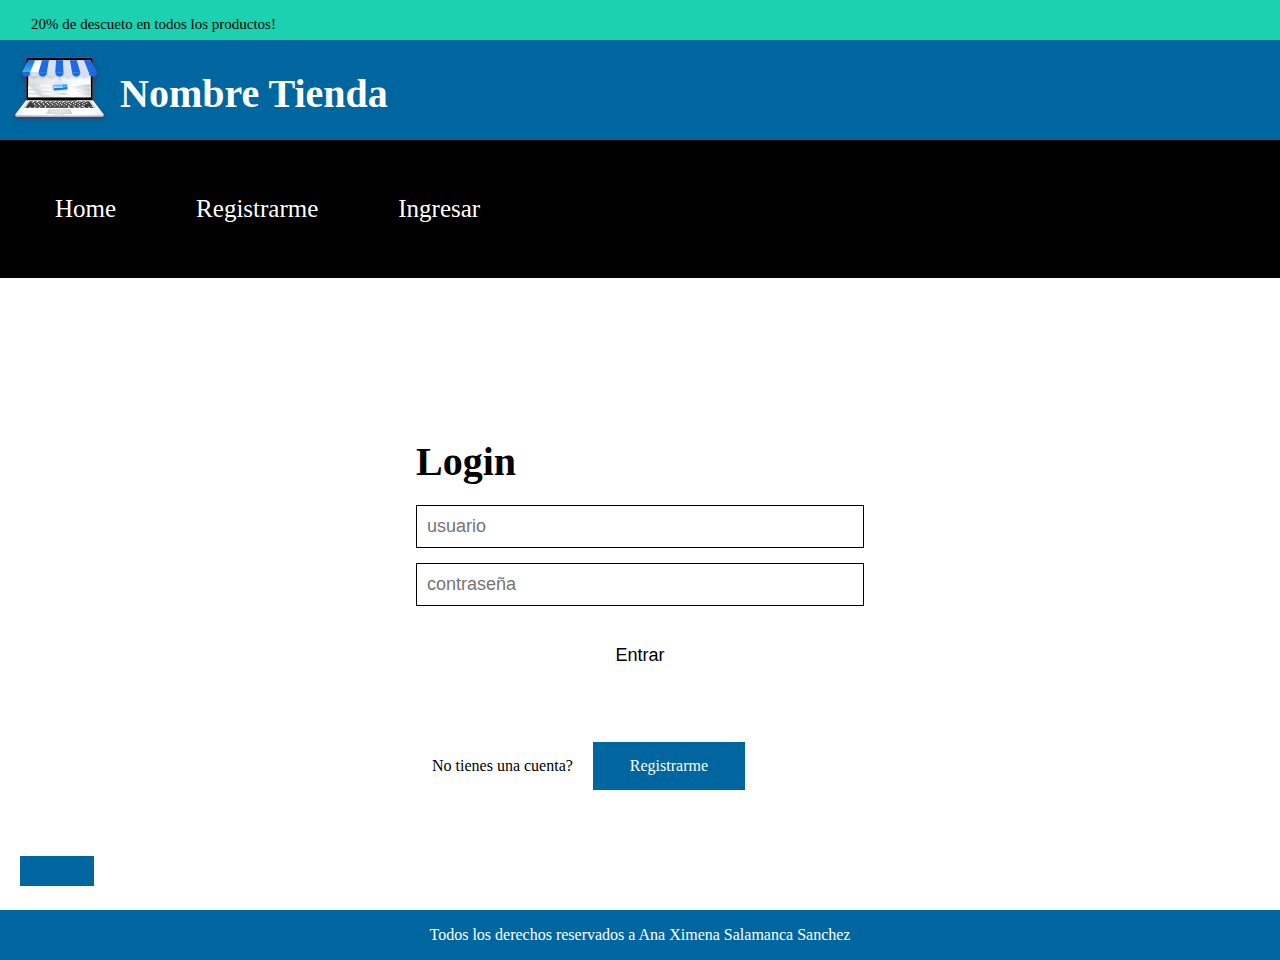
<file: FormularioCardsHeroes/login.html>
<!DOCTYPE html>
<html lang="es">
<head>
    <meta charset="UTF-8">
    <meta http-equiv="X-UA-Compatible" content="IE=edge">
    <meta name="viewport" content="width=device-width, initial-scale=1.0">
    <link rel="stylesheet" href="css/styles.css">
    <title>Login</title>
</head>
<body>
    <div class="descuentos">
        <p>20% de descueto en todos los productos!</p>
      </div>

      <header>
        <img src="../FormularioCardsHeroes/img/Logo.svg " alt="tienda">
        <h1>Nombre Tienda</h1>
      </header>

          <nav>
            <ul> 
                <li><a href="index.html" class="item">Home</a></li>
                <li><a href="registro.html"class="item">Registrarme</a></li>
                <li><a href="login.html"class="item">Ingresar</a></li>
                
            </ul>
         </nav>
       
            
      </header> 

     <main class="main">
         <section class="formulario">
             <form action="/login.html" method="POST">
                 <h2>Login</h2>
              
                 <input type="text" placeholder="usuario" name="usuario" id="usuario" required>
               
                 <input type="password" placeholder="contraseña" name="password" required>

                 <input class="boton verde2" type="submit" value="Entrar">

             </form>

             
             

             <p>No tienes una cuenta?<a href="registro.html">Registrarme</a></p>
         </section>
     </main>

     <div class="mas"><a href="aniadir.html"><i class="fas fa-plus"></i></a></i></div>

    <footer>
            <p>Todos los derechos reservados a Ana Ximena Salamanca Sanchez</p>
        
    </footer>
</body>
</html>
</file>
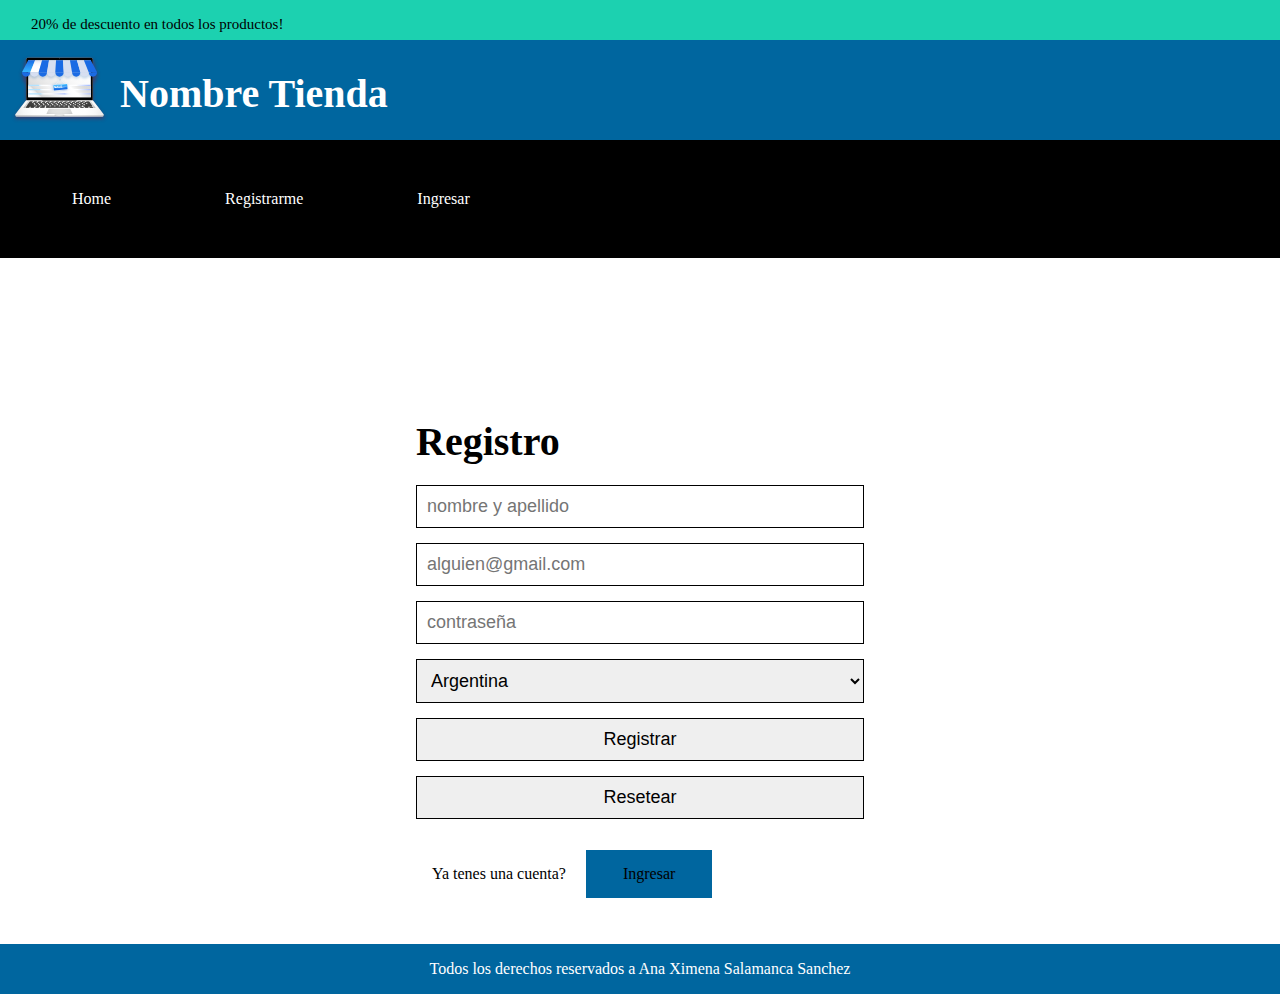
<file: FormularioCardsHeroes/registro.html>
<!DOCTYPE html>
<html lang="es">

<head>
    <meta charset="UTF-8">
    <meta http-equiv="X-UA-Compatible" content="IE=edge">
    <meta name="viewport" content="width=device-width, initial-scale=1.0">
    <link rel="stylesheet" href="css/styles.css">
    <title>Registro</title>
</head>

<body>
    <div class="descuentos">
        <p>20% de descuento en todos los productos!</p>
    </div>
    <header>
        <img src="../FormularioCardsHeroes/img/Logo.svg " alt="tienda">
        <h1>Nombre Tienda</h1>
    </header>

    <nav>
        <ul>
            <li><a href="index.html">Home</a></li>
            <li><a href="registro.html">Registrarme</a></li>
            <li><a href="login.html">Ingresar</a></li>
        

        </ul>
    </nav>
    <main class="main">
        <section class="formulario">
            <form action="/registro.html" method="POST">
                <h2>Registro</h2>
                <input type="text" placeholder="nombre y apellido" name="nombre y apellido" id="nombre">
                <input type="email" placeholder="alguien@gmail.com" name="email">
                <input type="password" placeholder="contraseña" name="password">
                <select name="Pais" id="">
                    <option value="Argentina">Argentina</option>
                    <option value="Colombia">Colombia</option>
                    <option value="Brasil">Brasil</option>
                </select>
                <div class="boton">
                    <input type="submit" value="Registrar" class="registar">
                    <input type="reset" value="Resetear" class="resetear">
                </div>
                <p>Ya tenes una cuenta?<a href="login.html">Ingresar</a></p>

            </form>
        </section>
    </main>
    <footer>
            <p>Todos los derechos reservados a Ana Ximena Salamanca Sanchez</p>
       
    </footer>
</body>

</html>
</file>
<file: animacion/css/style.css>
@import url('https://fonts.googleapis.com/css2?family=Roboto:wght@300&display=swap');

*{
    box-sizing: border-box;
    margin: 0;
    padding: 0;
}
:root{
    --primary-color: #000;
    --secondary-color:#f2f2f2;
    --decoration-color:#c79800;
   }

body{
    background:var(--secondary-color);
    font-family: 'Roboto';
    color:var(--primary-color);
    width: 100%;
  }

header{
    background-color:var(--primary-color);
    text-align: center;
    z-index: 100;
}
header .logo {
    margin-top: 20px;
    margin-left: 20px;
}

/* Menú principal */
nav ul {
    display: flex; 
    justify-content: center; 
    flex-wrap: wrap;
    align-items: center;
    list-style: none;
    padding: 0px;
    margin-left: 10px;
}

nav ul li {
    margin: 20px;
}

nav ul li a{
  position:relative;
  margin:15px;
  font-size:25px;  
  color:var(--secondary-color);
  text-decoration: none;
}

/************ 
Animación debajo de enlaces 
********/
nav ul li a::before{
  content:'';
  background: var(--decoration-color);
  position:absolute;
  bottom:-10px;
  width:0%;
  height: 5px;
  transition: width 1s;
}

nav ul li a:hover::before{
  width:100%;
}

/* Barra redes */
.social {
	position: fixed; 
	left: 0; 
	top: calc(50% - 90px); /* Para que quede centrada le decimos que al 50% del alto le reste la mitad del alto de la barra: 16px de la letra + 10 padding-top + 10padding-bottom */
	z-index: 2000; 
}
.social ul {
	list-style: none;
}

.social ul li a {
    display: inline-block; /* porque le quiero agregar padding */
    color:var(--secondary-color);
    background: var(--primary-color);
    padding: 10px 15px;
    text-decoration: none;
    transition: all 1s;
}

.social ul li .icon-facebook {background: #3b5998;} /* Establecemos los colores de cada red social, aprovechando su class */
.social ul li .icon-twitter {background: #00abf0;}
.social ul li .icon-instagram {background: #E4405F;}
.social ul li .icon-whatsapp {background: #25D366;}
.social ul li .icon-mail {background: #666666;}

.social ul li a:hover{
    padding-right: 30px;
}

.social ul li .icon-facebook:hover {background: #0e172b;}
.social ul li .icon-twitter:hover {background: #003a52;}
.social ul li .icon-instagram:hover {background: #3d1119;}
.social ul li .icon-whatsapp:hover {background: #0b4220;}
.social ul li .icon-mail:hover {background: #2b2b2b;}

/* Contenido */
.container{
    width: 80%;
    margin: 5% auto;
}

.container p{
    margin-top: 10px;
    text-align: justify;
}
.container a{
    display: inline-block;
    background-color:var(--primary-color);
    color:var(--secondary-color);
    text-decoration: none;
    padding: 15px;
    margin-top: 15px;
}
.container a:hover{
    color:var(--decoration-color);
}
 
/* HAcemos girar el spinner */
.spinner{
    width: 64px;
    height: 64px;
    position: fixed;
    top: calc(50% - 32px);
    left: calc(50% - 32px);
    border-radius: 50%;
    z-index: 2 ; 
    background-color: transparent;
    border-top: 10px solid rgb(188, 202, 66);
    border-right: 10px solid rgb(66,139,202);
    border-bottom: 10px solid rgb(202, 66, 129);
    border-left: 10px solid rgba(66,139,202,.2);
    animation: girar 1s infinite linear;
}

@keyframes girar{
    0% {transform: rotate(0deg);}
    100%{transform: rotate(360deg); }
  }
</file>
<file: CardSuperHeroes/estilo.css>
*{
    font-family: 'Roboto', sans-serif;
    box-sizing: border-box;
    margin: 0px;
    padding: 0;
    }
   
    nav {
        position: sticky;
        top: 0px;
        z-index: 100;
    }
    
    #plus_boton{
        position: fixed;
        right: 50px;
        bottom: 30px;
        width: 50px;
        height: 50px;
        color: #FFFFFF;
        background-color: #00669F;
        text-align: center;
        border-radius: 50%;
        padding-top: 10px;
        z-index: 105;
    }
    
    #descuento {
        background-color: #1CD1B0;
        height: 30px;
    }
    #descuento_text {
        position: relative;
        font-style: normal;
        color: black;
        top: 25%;
        padding-left: 15px;
        vertical-align: middle;
    }
    #super_heroes {
        position: sticky;
        top: 30px;
        background-color: #00669F;
        color: #FFFFFF;
        height: 65px;
        box-shadow: 0px 10px 7px rgba(0, 0, 0, 0.25);
    }
    h1 {
        position: relative;
        padding-left: 15px;
        top: 25%;
    }
    
    .heroes {
        height: auto;
        position: relative;
        align-content: center;
        padding-bottom: 15px;
    }
    .fas{
        position: absolute;
        width: 25px;
        height: 20px;
        top: 25px;
        left: 25px;
        color: red;
    }
    .background_hero{
        position:relative;
        display: flex;
        color: #FFFFFF;
        background-size: cover;
        margin: 45px auto 0px auto;
        height: 170px;
        width: 293px;
        border-top-left-radius: 28px;
        border-top-right-radius: 28px;  
    }
    .picture_heroe {
        position: relative;
        display: block;
        border-radius: 50%;
        height: 126px;
        width: 126px;
        left: 83.5px;
        top: 107px;
        z-index: 99;
    }
    .text_heroe{
        background-color: #f3f3f3;
        display: block;
        position:relative;
        color: #FFFFFF;
        background-size: cover;
        margin-left: auto;
        margin-right: auto;
        height: auto;
        width: 293px;
        padding: 10px;
        box-shadow: 0px 4px 4px rgba(0, 0, 0, 0.25);
    }
    .name_heroe {
        display: block;
        color: black;
        width: 100%;
        text-align: center;
        padding-top: 75px;
    }
    .descrip_heroe{
        position: relative;
        display: block;
        color: #000000;
        padding: 5px;
        text-align: justify;
    }
    .boton{
        background-color: #00669F;
        position: relative;
        display: block;
        color: #FFFFFF;
        margin: 15px auto 15px auto;
        height: 30px;
        width: 40%;
        padding-top: 5px;
        text-align: center;
        border-radius: 5px;
    }
    footer {
        background-color: #00669F;
        color: #FFFFFF;
        height: 50px;
        text-align: center;
        margin-top: 40px;
        padding-top: 15px;
        box-shadow: 0px 4px 4px rgba(0, 0, 0, 0.25);
    
    }
</file>
<file: cvXimenaSalamanca/css/style.css>
/*Estilo*/
body {font-family:"Calibri, Arial, Helvetica, sans-serif"
    }
Header{ background-color: #dddddd;
    align-content: center;      
}
h1{text-align: center;}
h2{ background-color: #BFBFBF;
font-size: 18px;
}
footer{ color: #1F497D;
font-size: 24px;
text-align: center;
}
</file>
<file: FormularioAnadirTuSuper/css/style.css>
@import url('https://fonts.googleapis.com/css2?family=Inter:wght@300&family=Karla:wght@200&display=swap');

* {
    font-family: 'Inter', sans-serif;
   margin: 0px;
   padding: 0px;
box-sizing: border-box;
}

.discount {
    width: 100vw;
    height: 30px;
    background-color: #1CD1B0;
    z-index: 1;
    font-size: 15px;
    box-sizing: border-box;
    color: #000000;
    font-weight: bold ;
    
}

header {
    position: sticky;
    width: 100vw;
    height: 100px;
    background: #00669F;
    box-shadow: 0px 10px 7px rgba(0, 0, 0, 0.25);
    z-index: 1;
    padding: 10px;
}

h1 {
    position: absolute;
    height: 34px;
    padding-left: 100px;
    left:0px;
    top: 0px;
    font-size: 40px;
    color: #FFFFFF;
    box-sizing: border-box;
    padding-bottom: 50px;

}

.menu{
    text-align: right;
}

nav{
    position: relative;
    width: 100vw;
    height: 50px;
    background-color: #001D2D;
    box-shadow: 0px 4px 4px rgba(0, 0, 0, 0.25);
    line-height: 50px;
}

.item{
    color:#FFFFFF;
    text-decoration: none;
    font-size:25px;
    padding-right: 25px;
}

main{
    padding-top: 20px;
}

form{
    width: 90%;
    margin: auto;
}

.formulario{
    margin: 10px 450px;
    background-color: #00669F; 
    width: 954px;
    height: 870px;
    box-shadow: 0px 0px 2px 1px rgba(0, 0, 0, 0.3);
    border-radius: 49px;
    padding: 10px 50px;
}

h3{
    font-size: 40px;
    text-align: center;
    color: #FBFFFD;
    font-weight: bold;
}

p{
    font-size: 20px;
    color: #FFFFFF;
    text-align: center;
}

.columna{
    display: inline-grid;
    width: 45%;
    margin: 2%;
}

label{
    font-size: 20px;
    line-height: 50px;
    text-align: left;
    color: #FFFFFF;
}

.campo{
    background: #FFFFFF;
    border: 1.53407px solid rgba(0, 0, 0, 0.1);
    box-sizing: border-box;
    border-radius: 15.3407px;
    width: 343px;
    height: 63px;
}

.campo:focus, textarea:focus{
    background-color: #E8FFFB;
}

textarea{
    margin-top: 10px;
    width: 343px;
    height: 307px;
    background: #FFFFFF;
    border: 1.53407px solid rgba(0, 0, 0, 0.1);
    box-sizing: border-box;
    border-radius: 15.3407px;
}

textarea::placeholder{
    font-size: 20px;
    line-height: 60px;
    padding-left: 10px;
    color: rgba(0, 0, 0, 0.5);
}

input::placeholder{
    font-weight: 300;
    font-size: 50px;
    line-height: 24px;
    color: rgba(0, 0, 0, 0.5);
}

.alternativas{
    font-family: 'Karla', sans-serif;
    font-weight: 300;
    font-size: 16px;
    line-height: 25px;
    text-align: left;
    color: #FFFFFF;
    display: block;
    padding-bottom: 10px;
}

.foto{
    border-radius: 15.3407px;
    box-sizing: border-box;
    padding: 10px;
}

.añadir{
    display: inline-block;
    margin-bottom: 60px;
    padding: 10px 50px;
    background: #1CD1B0;
    color:#000000;
    border-radius: 23px;
    text-decoration: none;
    width: 400px;
    text-align: center;
    margin-left: 250px;
    font-size: 30px;
    font-weight: bolder;
}

.añadir:hover{
    background-color: #001D2D;
    color:#FFFFFF;
}

footer {
    position: absolute;
    width: 100%;
    height: 50px;
    background: #00669F;
    box-shadow: 0px 4px 4px rgba(0, 0, 0, 0.25);
    text-align: center;
    color: white;
    padding-top: 20px;
    box-sizing: border-box;
    margin-top: 30px;
}
</file>
<file: FormularioCardsHeroes/css/styles.css>
@import url("https://fonts.googleapis.com/css2?family=Roboto:wght@400;700&display=swap");

* {
 margin: 0px;
 padding: 0px;
box-sizing: border-box;
}

.descuentos {
  width: 100vw;
  height: 40px;
  background-color: #1CD1B0;
  z-index: 1;
  font-size: 15px;
  color: #000000;
  padding: 0 15px;
 
}

header {
  position: sticky;
  width: 100vw;
  height: 100px;
  background: #00669F;
  box-shadow: 0px 10px 7px rgba(0, 0, 0, 0.25);
  z-index: 1;
  padding: 10px;
}

h1 {
  position: absolute;
  height: 34px;
  padding-left: 100px;
  left:0px;
  top: 0px;
  font-size: 40px;
  color: #FFFFFF;
  box-sizing: border-box;
  padding: 30px 120px;

}


nav {
  padding: 15px;
  background-color: black;


}

nav ul {
  display: flex;
}

nav ul li a {
 background-color: black;
 
}

.item{
  color:#FFFFFF;
  text-decoration: none;
  font-size:25px;
  padding: 20px 20px;
}


main{
  padding-top: 20px;
}

section {
  text-align: center;
}

.card {
  max-width: 300px;
  margin: 100px;
  box-shadow: 0px 5px 2px #22222233;
  display: inline-block;
}

.card-fondo {
  height: 190px;
  background-image: url("../img/bg-batman.jpg");
  background-size: cover;
  border-radius: 15px 15px 0px 0px;
  position: relative;
}

.card-fondoharley{
  background-image: url("../img/bg_harley.png");
  height: 190px;
  background-image: url("../img/bg-batman.jpg");
  background-size: cover;
  border-radius: 15px 15px 0px 0px;
  position: relative;
}

.card-cora {
  color: red;
  font-size: 30px;
  position: absolute;
  left: 10px;
  top: 10px;
}

.card-info {
  position: relative;
  text-align: center;
  background-color: #f3f3f3;
}
.card-info img {
  position: absolute;
  top: -80px;
  left: 60px;
  width: 150px;
  border-radius: 50%;
}

h2 {
  padding-top: 90px;
}
p {
  text-align: left;
  padding: 16px;
}

a {
  background-color: #00669f;
  padding: 15px 37px;
  margin: 20px;
  display: inline-block;
  color: #fff;
  text-decoration: none;
}

footer{
  background-color: #00669f;
 
}
footer p{
  text-align: center;
  color: #fff;
}


/*==========FORMULARIO=====================*/

.main{
  
  text-align: center;
}
.formulario{
  display:inline-block;
  margin:10px;
  width: 35%;
 
}

.formulario h2{
  font-weight: 10px;
  font-size: 40px;
  text-align: start;
  margin-top: 40px;
  margin-bottom: 20px;
}
.formulario input{
  border:1px solid black;
  padding:5px 10px;
  margin-top:15px;
  display: block;
  width: 100%;
  font-size: 18px;
  padding-top: 10px;
  padding-bottom: 10px;   
}
.formulario select{
  border:1px solid black;
  padding:5px 10px;
  margin-top:15px;
  display: block;
  width: 100%;
  font-size: 18px;
  padding-top: 10px;
  padding-bottom: 10px;
}
.formulario .boton{
  display:inline;
  width: 30%;
  border:none;
  border-radius: 23px;
}
.formulario .gris{
  background-color: var(--colorSombra);
  color:white;
  font-size: 18px;
  font-weight: 500;
  width: 47%;
  padding:5px 10px;
  margin:5% 1%;
 
}
.formulario .verde{
  color:black;
  background-color: var(--colorSecundario);
  font-size: 18px;
  font-weight: 500;
  width: 47%;
  padding:5px 10px;
  margin:5% 1%;
 
}
.formulario .verde2{
  color:black;
  background-color: var(--colorSecundario);
  font-size: 18px;
  font-weight: 500;
  width: 97%;
  padding:5px 10px;
  margin:5% 1%;  
}
.formulario .cambioformulario{
  margin:10px 0px 10px 0px;
  color: var(--colorPrincipal);
}
.formulario .cambioformulario a{
  text-decoration: none;
  color:black;
}
.formulario textarea{
  border:1px solid black;
  padding:5px 10px;
  margin-top:15px;
  display: block;
  width: 100%;
  font-size: 18px;
  padding-top: 10px;
  padding-bottom: 10px;   
}

.boton{
  border: none;
  border-radius: 45px;
  background-color: #1CB1B0;
  text-decoration: none;
  font-size: 15px;
  line-height: 45px;
  margin-top: 15px;
  
  font-weight: 700;
  width: 100%;
}
form a {
  text-align: center;
  margin-top: 15px;
  color: #000000;
  text-decoration: none
  
}

 .registrar{
  text-align: center;
  background-color: #1CD1B0;
  margin: 5px 94px;
 
}
</file>
<file: responsive/css/estilos.css>
/* Estilos Generales */
@import url('https://fonts.googleapis.com/css2?family=Roboto:wght@500;300&display=swap');

:root {
    --color-principal: #062f5b;
    --color-secundario: #679dd6;
    --color-texto: #5d596b;
}

* {
    box-sizing: border-box;
    margin: 0;
    padding: 0;
}

body {
    font-family: 'Roboto', sans-serif;
    font-weight: 300px;
}

img {
    max-width: 100%;
}

li {
    list-style-type: none;
}

a {
    text-decoration: none;
    color: #fff;
}

header {
    background-color: var(--color-principal);
}

nav {
    padding: 20px;
}

nav ul {
    display: flex;
}

nav ul li a {
    padding: 10px;
}

.bg-header {
    background-image: url("../img/bg-header.jpg"), -webkit-linear-gradient(top, #cbe3ba, #a6cc8b);
    background-repeat: no-repeat;
    background-position: center;
    background-size: cover;
    color: #fff;
    display: flex;
    justify-content: center;
    align-items: center;
    height: 300px;
    ;
}

.bg-header h1 {
    font-weight: 500px;
    text-align: center;
}

/* Estilos section */
section,
footer {
    padding: 40px;
}

section>div {

    display: flex;
}

h2 {
    font-size: 2rem;
    text-align: center;
}

/* Estilos cards */
#card-section>div {
    display: flex;
}

.card {
    border-radius: 20px;
    padding: 20px;
    width: 50%;
    border: 1px solid #ccc;
    box-shadow: 2px 2px 6px #ccc;
    margin: 20px 10px;

}


.card>h3 {
    color: var(--color-secundario);
    font-size: 1.5em;
    margin: 20px 0;
}

/* Estilos contacto*/
.contacto,
.formulario {
    padding: 30px;
}

.contacto {
    width: 50%;
    text-align: right;
}

.contacto>p {
    line-height: 2;
    color: var(--color-texto);
}

.contacto>p>span {
    font-weight: bold;
}

.formulario {
    width: 50%;
}

form {
    color: #fff;
    display: flex;
    flex-direction: column;
    background-color: var(--color-principal);
    padding: 40px 40px 10px;
}

form input {
    margin-bottom: 30px;
}

input {
    border-radius: 20px;
    outline: none;
    padding: 8px;
}

input[type="submit"] {
    background-color: var(--color-principal);
    border: 2px solid #fff;
    color: #fff;

}

/*footer*/
footer {
    background-color: var(--color-principal);
    display: flex;
}

footer>div {
    width: 50%;
}

footer h4 {
    color: #fff;
    margin-bottom: 20px;
}

footer ul {
    line-height: 2.5;
}

.news-letter {
    position: relative;
}

.news-letter>input[type="text"] {
    width: 100%;
}

.news-letter>input[type="submit"] {
    position: absolute;
    width: 100px;
    right: 0;
}

/*** Responsive */

@media screen and (max-width:768px){
    .card {
      flex-wrap: wrap;
      width: 100%;
    }
    section>div {
        display: flex;
        flex-wrap: wrap;
    }
    .formulario {
        width: 100%;
    }
    .contacto {
    width: 100%;
    text-align: center;
    }
    footer{
        flex-wrap: wrap;
    }
    footer>div {
        width: 100%;
    }
    footer h4 {
        padding-top: 10px;
    } 
}

@media screen and (max-width:480px){    
    .bg-header {
        height: 100vh;
    }
    section {
        padding: 10px;
    }
    h2 {
        padding-top: 30px;
    }
}
</file>
